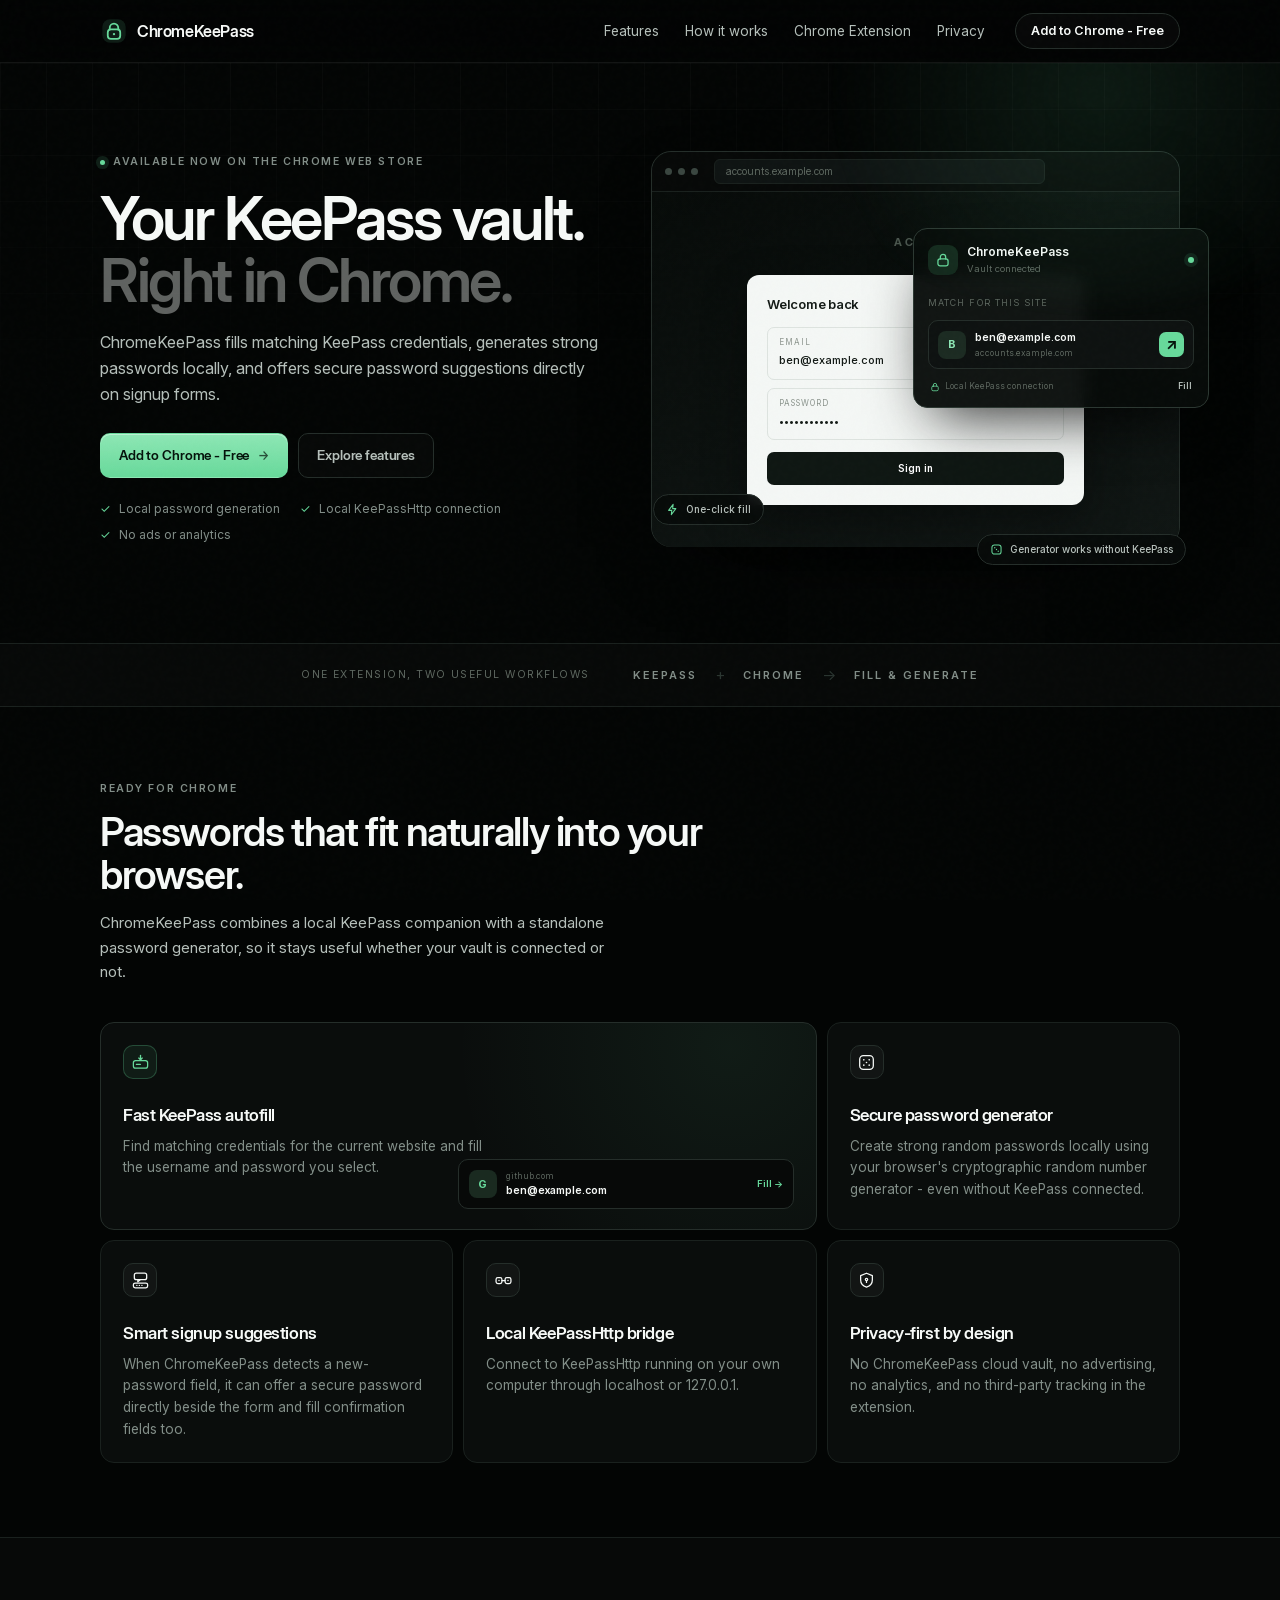
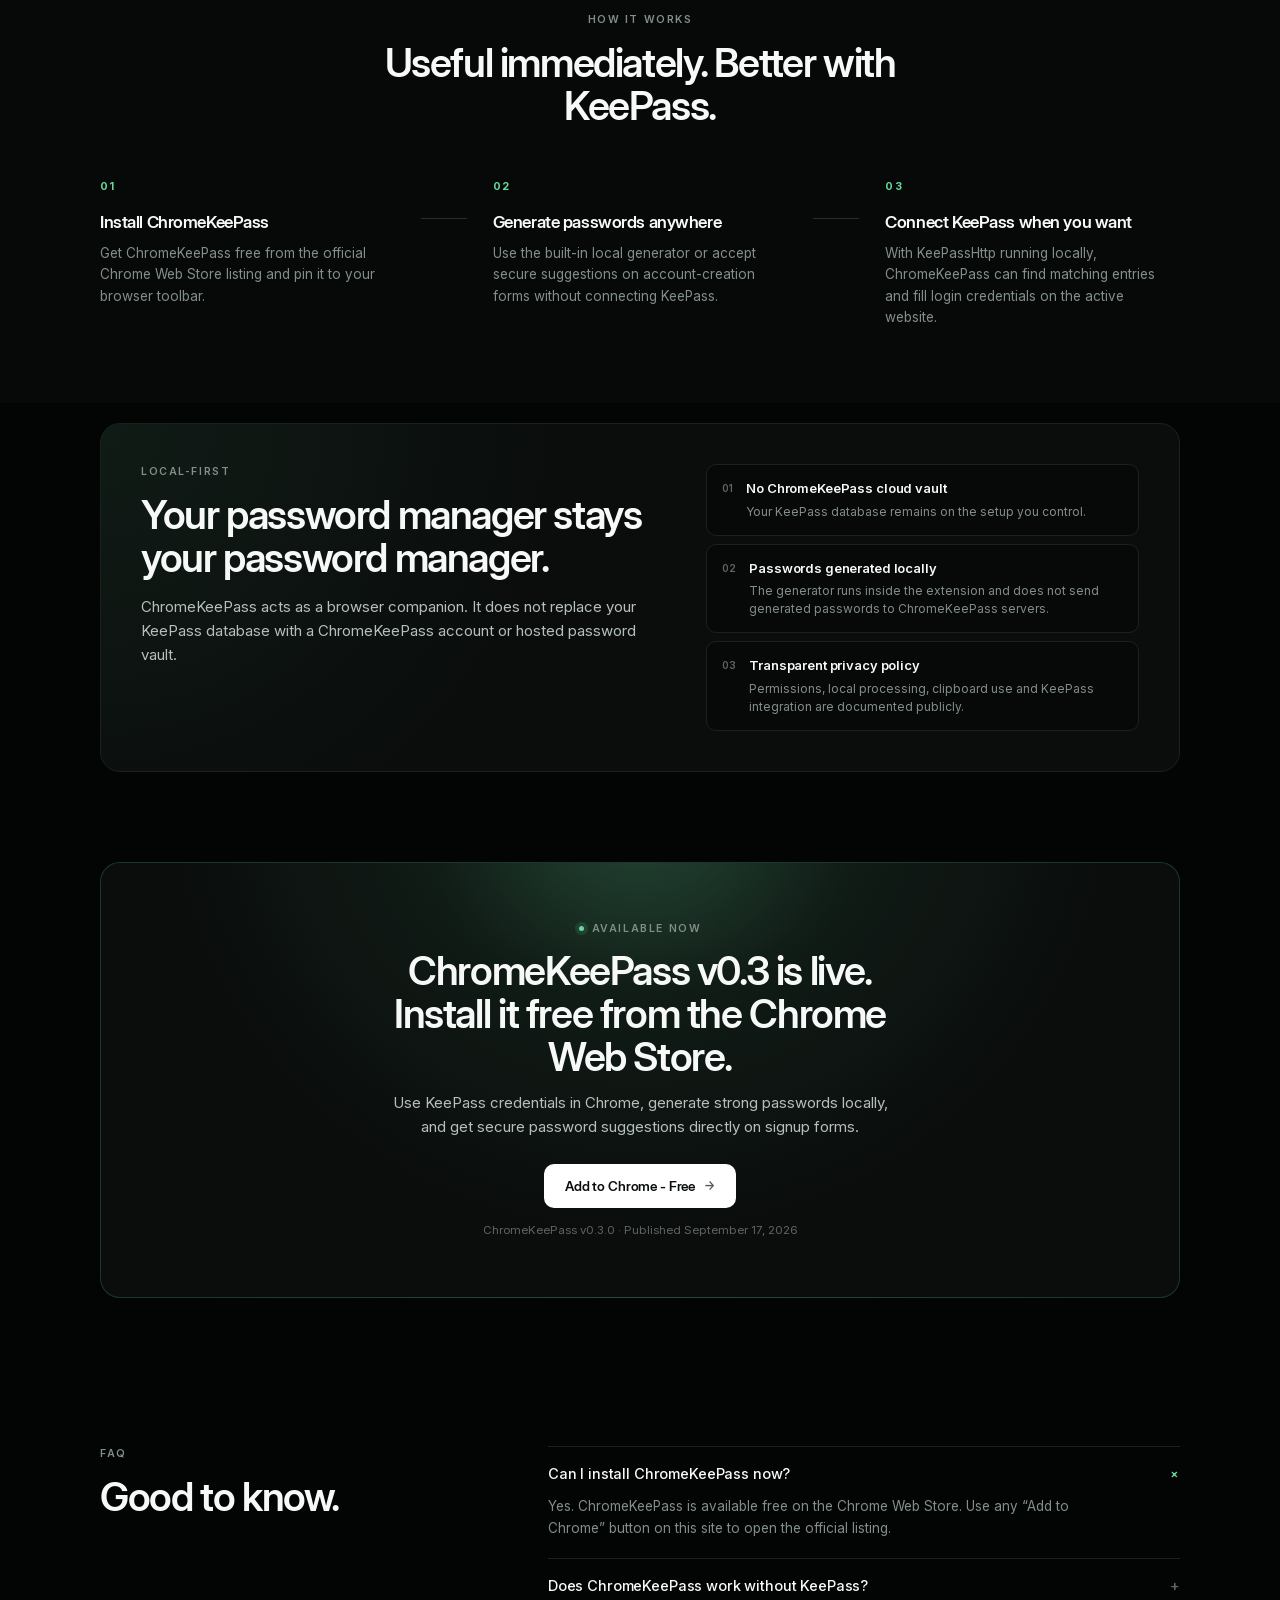
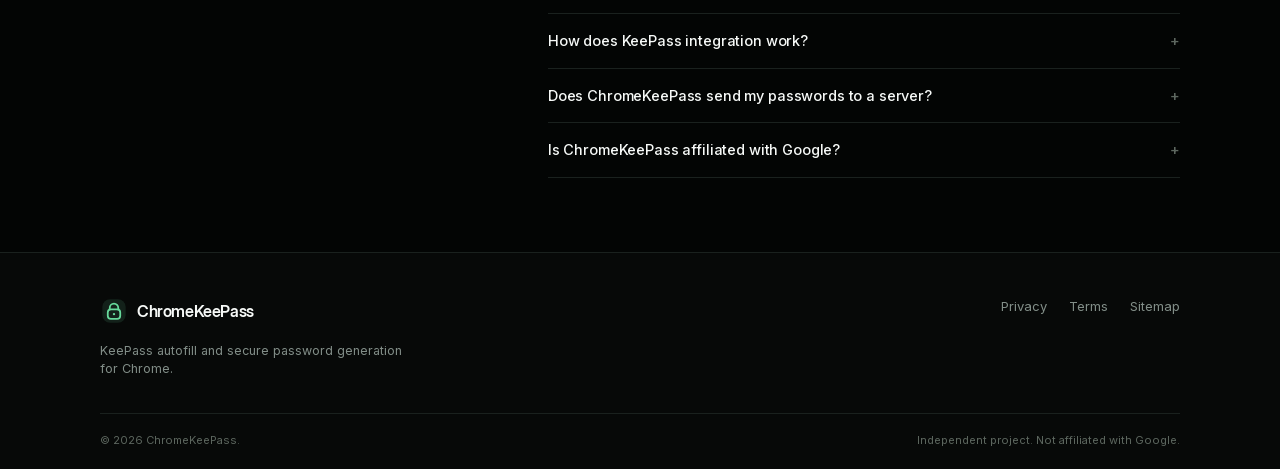
<file: index.html>
<!doctype html>
<html lang="en">
<head>
  <meta charset="utf-8">
  <meta name="viewport" content="width=device-width,initial-scale=1">
  <title>ChromeKeePass - your KeePass vault in Chrome</title>
  <meta name="description" content="Use your KeePass logins in Chrome, generate strong passwords locally, and get suggestions when you create an account. Free, and no cloud vault.">
  <meta name="theme-color" content="#0b0f0d">
  <meta property="og:type" content="website">
  <meta property="og:title" content="ChromeKeePass - your KeePass vault in Chrome">
  <meta property="og:description" content="Use your KeePass logins in Chrome, generate strong passwords locally, and get suggestions when you create an account.">
  <meta property="og:url" content="https://chromekeepass.com/">
  <meta property="og:image" content="https://chromekeepass.com/assets/og-image.png">
  <meta property="og:image:width" content="1200">
  <meta property="og:image:height" content="630">
  <meta property="og:image:alt" content="ChromeKeePass - KeePass autofill and secure passwords for Chrome">
  <meta name="twitter:card" content="summary_large_image">
  <link rel="canonical" href="https://chromekeepass.com/">
  <link rel="icon" href="/assets/favicon.svg" type="image/svg+xml">
  <link rel="manifest" href="/site.webmanifest">
  <link rel="stylesheet" href="/assets/styles.css">
  <script type="application/ld+json">
  {
    "@context":"https://schema.org",
    "@type":"SoftwareApplication",
    "name":"ChromeKeePass",
    "applicationCategory":"BrowserApplication",
    "operatingSystem":"Google Chrome",
    "softwareVersion":"0.3.0",
    "description":"A Chrome companion for KeePass with credential filling, local password generation, and signup password suggestions.",
    "url":"https://chromekeepass.com/",
    "downloadUrl":"https://chromewebstore.google.com/detail/cpjcaabhelajbdeekeffbkckmcagmgfl",
    "sameAs":["https://chromewebstore.google.com/detail/cpjcaabhelajbdeekeffbkckmcagmgfl"],
    "offers":{"@type":"Offer","price":"0","priceCurrency":"USD"}
  }
  </script>
</head>
<body>
  <div class="noise" aria-hidden="true"></div>
  <header class="site-header">
    <div class="container nav-wrap">
      <a class="brand" href="/" aria-label="ChromeKeePass home">
        <span class="brand-mark" aria-hidden="true">
          <svg viewBox="0 0 36 36" fill="none"><rect x="3" y="3" width="30" height="30" rx="10" fill="currentColor" opacity=".12"/><path d="M12.5 16.2v-2.1a5.5 5.5 0 0 1 11 0v2.1" stroke="currentColor" stroke-width="2.3" stroke-linecap="round"/><rect x="10" y="16" width="16" height="12" rx="4" stroke="currentColor" stroke-width="2.3"/><circle cx="18" cy="22" r="1.5" fill="currentColor"/></svg>
        </span>
        <span>ChromeKeePass</span>
      </a>
      <nav class="desktop-nav" aria-label="Primary">
        <a href="#features">Features</a>
        <a href="#how">How it works</a>
        <a href="/chrome-extension/">Chrome Extension</a>
        <a href="/privacy/">Privacy</a>
      </nav>
      <a class="nav-cta" href="https://chromewebstore.google.com/detail/cpjcaabhelajbdeekeffbkckmcagmgfl" target="_blank" rel="noopener">Add to Chrome - Free</a>
      <button class="menu-btn" type="button" aria-label="Open menu" aria-expanded="false">
        <span></span><span></span>
      </button>
    </div>
    <div class="mobile-menu" aria-hidden="true">
      <a href="#features">Features</a>
      <a href="#how">How it works</a>
      <a href="/chrome-extension/">Chrome Extension</a>
      <a href="https://chromewebstore.google.com/detail/cpjcaabhelajbdeekeffbkckmcagmgfl" target="_blank" rel="noopener">Add to Chrome - Free</a>
      <a href="/privacy/">Privacy</a>
    </div>
  </header>

  <main>
    <section class="hero">
      <div class="container hero-grid">
        <div class="hero-copy">
          <div class="eyebrow"><span class="dot review-dot"></span> Available now on the Chrome Web Store</div>
          <h1>Your KeePass vault.<br><span>Right in Chrome.</span></h1>
          <p class="hero-lead">ChromeKeePass fills matching KeePass credentials, generates strong passwords locally, and offers secure password suggestions directly on signup forms.</p>
          <div class="hero-actions">
            <a class="btn btn-primary" href="https://chromewebstore.google.com/detail/cpjcaabhelajbdeekeffbkckmcagmgfl" target="_blank" rel="noopener">Add to Chrome - Free <span>→</span></a>
            <a class="btn btn-ghost" href="#features">Explore features</a>
          </div>
          <div class="trust-row">
            <span><i>✓</i> Local password generation</span>
            <span><i>✓</i> Local KeePassHttp connection</span>
            <span><i>✓</i> No ads or analytics</span>
          </div>
        </div>

        <div class="hero-visual" aria-label="ChromeKeePass extension preview">
          <div class="browser-card">
            <div class="browser-top">
              <span></span><span></span><span></span>
              <div class="address">accounts.example.com</div>
            </div>
            <div class="demo-page">
              <div class="demo-logo">ACME</div>
              <div class="login-card">
                <p class="mini-label">Welcome back</p>
                <div class="field"><span>Email</span><b>ben@example.com</b></div>
                <div class="field"><span>Password</span><b>••••••••••••</b></div>
                <div class="fake-button">Sign in</div>
              </div>
            </div>
            <div class="extension-popover">
              <div class="pop-head">
                <div class="mini-mark"><svg width="16" height="16" viewBox="0 0 24 24" fill="none" stroke="currentColor" stroke-width="1.9" stroke-linecap="round" stroke-linejoin="round" aria-hidden="true"><path d="M8 10.5V7.6a4 4 0 0 1 8 0v2.9"/><rect x="4.4" y="10.4" width="15.2" height="10.4" rx="3.2"/></svg></div>
                <div><strong>ChromeKeePass</strong><small>Vault connected</small></div>
                <span class="status"></span>
              </div>
              <div class="site-match">
                <small>Match for this site</small>
                <div class="credential">
                  <div class="avatar">B</div>
                  <div><strong>ben@example.com</strong><span>accounts.example.com</span></div>
                  <button aria-label="Fill credentials">↗</button>
                </div>
              </div>
              <div class="pop-foot"><span><svg viewBox="0 0 24 24" fill="none" stroke="currentColor" stroke-width="1.9" stroke-linecap="round" stroke-linejoin="round" aria-hidden="true"><rect x="4.2" y="10" width="15.6" height="11" rx="3.2"/><path d="M8 10V7.2a4 4 0 0 1 8 0V10"/></svg>Local KeePass connection</span><b>Fill</b></div>
            </div>
          </div>
          <div class="float-chip chip-one"><svg viewBox="0 0 24 24" fill="none" stroke="currentColor" stroke-width="1.9" stroke-linecap="round" stroke-linejoin="round" aria-hidden="true"><path d="M13.2 2.5 4.8 13.6h5.9l-.9 7.9 8.4-11.1h-5.9l.9-7.9Z"/></svg><span>One-click fill</span></div>
          <div class="float-chip chip-two"><svg viewBox="0 0 24 24" fill="none" stroke="currentColor" stroke-width="1.9" stroke-linecap="round" stroke-linejoin="round" aria-hidden="true"><rect x="3.6" y="3.6" width="16.8" height="16.8" rx="4.4"/><circle cx="8.8" cy="8.8" r="1.2" fill="currentColor" stroke="none"/><circle cx="15.2" cy="15.2" r="1.2" fill="currentColor" stroke="none"/><circle cx="12" cy="12" r="1.2" fill="currentColor" stroke="none"/></svg><span>Generator works without KeePass</span></div>
        </div>
      </div>
    </section>

    <section class="logos-strip">
      <div class="container strip-inner">
        <span>One extension, two useful workflows</span>
        <b>KEEPASS</b><i>+</i><b>CHROME</b><i>→</i><b>FILL & GENERATE</b>
      </div>
    </section>

    <section class="section" id="features">
      <div class="container">
        <div class="section-head">
          <div class="eyebrow">READY FOR CHROME</div>
          <h2>Passwords that fit naturally into your browser.</h2>
          <p>ChromeKeePass combines a local KeePass companion with a standalone password generator, so it stays useful whether your vault is connected or not.</p>
        </div>
        <div class="feature-grid">
          <article class="feature-card featured">
            <div class="icon"><svg viewBox="0 0 24 24" fill="none" stroke="currentColor" stroke-width="1.6" stroke-linecap="round" stroke-linejoin="round" aria-hidden="true"><rect x="3" y="9.6" width="18" height="9.6" rx="2.8"/><path d="M12 3v5.6"/><path d="M9.8 6.4 12 8.6l2.2-2.2"/><path d="M6.8 14.4h5"/></svg></div>
            <h3>Fast KeePass autofill</h3>
            <p>Find matching credentials for the current website and fill the username and password you select.</p>
            <div class="mini-ui">
              <span class="site-dot">G</span>
              <div><small>github.com</small><strong>ben@example.com</strong></div>
              <b>Fill →</b>
            </div>
          </article>
          <article class="feature-card">
            <div class="icon"><svg viewBox="0 0 24 24" fill="none" stroke="currentColor" stroke-width="1.6" stroke-linecap="round" stroke-linejoin="round" aria-hidden="true"><rect x="3.4" y="3.4" width="17.2" height="17.2" rx="4.6"/><circle cx="8.6" cy="8.6" r="1.05" fill="currentColor" stroke="none"/><circle cx="15.4" cy="8.6" r="1.05" fill="currentColor" stroke="none"/><circle cx="12" cy="12" r="1.05" fill="currentColor" stroke="none"/><circle cx="8.6" cy="15.4" r="1.05" fill="currentColor" stroke="none"/><circle cx="15.4" cy="15.4" r="1.05" fill="currentColor" stroke="none"/></svg></div>
            <h3>Secure password generator</h3>
            <p>Create strong random passwords locally using your browser's cryptographic random number generator - even without KeePass connected.</p>
          </article>
          <article class="feature-card">
            <div class="icon"><svg viewBox="0 0 24 24" fill="none" stroke="currentColor" stroke-width="1.6" stroke-linecap="round" stroke-linejoin="round" aria-hidden="true"><rect x="4.2" y="2.8" width="15.6" height="8.2" rx="2.6"/><path d="M8.6 11v2.6L11.6 11"/><rect x="3" y="15.2" width="18" height="6" rx="2.2"/><circle cx="7.4" cy="18.2" r=".85" fill="currentColor" stroke="none"/><circle cx="10.6" cy="18.2" r=".85" fill="currentColor" stroke="none"/><circle cx="13.8" cy="18.2" r=".85" fill="currentColor" stroke="none"/></svg></div>
            <h3>Smart signup suggestions</h3>
            <p>When ChromeKeePass detects a new-password field, it can offer a secure password directly beside the form and fill confirmation fields too.</p>
          </article>
          <article class="feature-card">
            <div class="icon"><svg viewBox="0 0 24 24" fill="none" stroke="currentColor" stroke-width="1.6" stroke-linecap="round" stroke-linejoin="round" aria-hidden="true"><rect x="2.6" y="8.4" width="7.4" height="7.4" rx="2.2"/><rect x="14" y="8.4" width="7.4" height="7.4" rx="2.2"/><path d="M10 12.1h4"/><circle cx="6.3" cy="12.1" r=".95" fill="currentColor" stroke="none"/><circle cx="17.7" cy="12.1" r=".95" fill="currentColor" stroke="none"/></svg></div>
            <h3>Local KeePassHttp bridge</h3>
            <p>Connect to KeePassHttp running on your own computer through localhost or 127.0.0.1.</p>
          </article>
          <article class="feature-card">
            <div class="icon"><svg viewBox="0 0 24 24" fill="none" stroke="currentColor" stroke-width="1.6" stroke-linecap="round" stroke-linejoin="round" aria-hidden="true"><path d="M12 2.8 4.6 5.8v5.5c0 4.3 3 7.6 7.4 9.1 4.4-1.5 7.4-4.8 7.4-9.1V5.8L12 2.8Z"/><circle cx="12" cy="10.8" r="1.5"/><path d="M12 12.3v2.2"/></svg></div>
            <h3>Privacy-first by design</h3>
            <p>No ChromeKeePass cloud vault, no advertising, no analytics, and no third-party tracking in the extension.</p>
          </article>
        </div>
      </div>
    </section>

    <section class="section how" id="how">
      <div class="container">
        <div class="section-head centered">
          <div class="eyebrow">HOW IT WORKS</div>
          <h2>Useful immediately. Better with KeePass.</h2>
        </div>
        <div class="steps">
          <article><span>01</span><h3>Install ChromeKeePass</h3><p>Get ChromeKeePass free from the official Chrome Web Store listing and pin it to your browser toolbar.</p></article>
          <div class="step-line"></div>
          <article><span>02</span><h3>Generate passwords anywhere</h3><p>Use the built-in local generator or accept secure suggestions on account-creation forms without connecting KeePass.</p></article>
          <div class="step-line"></div>
          <article><span>03</span><h3>Connect KeePass when you want</h3><p>With KeePassHttp running locally, ChromeKeePass can find matching entries and fill login credentials on the active website.</p></article>
        </div>
      </div>
    </section>

    <section class="section security">
      <div class="container security-card">
        <div>
          <div class="eyebrow">LOCAL-FIRST</div>
          <h2>Your password manager stays your password manager.</h2>
          <p>ChromeKeePass acts as a browser companion. It does not replace your KeePass database with a ChromeKeePass account or hosted password vault.</p>
        </div>
        <div class="security-list">
          <div><span>01</span><p><b>No ChromeKeePass cloud vault</b><small>Your KeePass database remains on the setup you control.</small></p></div>
          <div><span>02</span><p><b>Passwords generated locally</b><small>The generator runs inside the extension and does not send generated passwords to ChromeKeePass servers.</small></p></div>
          <div><span>03</span><p><b>Transparent privacy policy</b><small>Permissions, local processing, clipboard use and KeePass integration are documented publicly.</small></p></div>
        </div>
      </div>
    </section>

    <section class="section early" id="release">
      <div class="container">
        <div class="early-card review-card">
          <div class="glow"></div>
          <div class="eyebrow light"><span class="dot"></span> AVAILABLE NOW</div>
          <h2>ChromeKeePass v0.3 is live.<br>Install it free from the Chrome Web Store.</h2>
          <p>Use KeePass credentials in Chrome, generate strong passwords locally, and get secure password suggestions directly on signup forms.</p>
          <a class="btn btn-light" href="https://chromewebstore.google.com/detail/cpjcaabhelajbdeekeffbkckmcagmgfl" target="_blank" rel="noopener">Add to Chrome - Free <span>→</span></a>
          <small>ChromeKeePass v0.3.0 · Published September 17, 2026</small>
        </div>
      </div>
    </section>

    <section class="faq section">
      <div class="container faq-grid">
        <div class="section-head"><div class="eyebrow">FAQ</div><h2>Good to know.</h2></div>
        <div class="accordion">
          <details open><summary>Can I install ChromeKeePass now?<span>+</span></summary><p>Yes. ChromeKeePass is available free on the Chrome Web Store. Use any “Add to Chrome” button on this site to open the official listing.</p></details>
          <details><summary>Does ChromeKeePass work without KeePass?<span>+</span></summary><p>Yes. The secure password generator and signup password suggestions work without a KeePass connection.</p></details>
          <details><summary>How does KeePass integration work?<span>+</span></summary><p>ChromeKeePass connects to a KeePassHttp service running locally on your computer. Once paired, it can retrieve matching credentials for the current website and fill them when you choose an entry.</p></details>
          <details><summary>Does ChromeKeePass send my passwords to a server?<span>+</span></summary><p>ChromeKeePass does not operate a cloud password vault. Generated passwords are created locally, and KeePass communication is with the KeePassHttp service on your own computer.</p></details>
          <details><summary>Is ChromeKeePass affiliated with Google?<span>+</span></summary><p>No. ChromeKeePass is an independent project and is not affiliated with or endorsed by Google.</p></details>
        </div>
      </div>
    </section>
  </main>

  <footer>
    <div class="container footer-grid">
      <div><a class="brand" href="/"><span class="brand-mark" aria-hidden="true"><svg viewBox="0 0 36 36" fill="none"><rect x="3" y="3" width="30" height="30" rx="10" fill="currentColor" opacity=".12"/><path d="M12.5 16.2v-2.1a5.5 5.5 0 0 1 11 0v2.1" stroke="currentColor" stroke-width="2.3" stroke-linecap="round"/><rect x="10" y="16" width="16" height="12" rx="4" stroke="currentColor" stroke-width="2.3"/><circle cx="18" cy="22" r="1.5" fill="currentColor"/></svg></span><span>ChromeKeePass</span></a><p>KeePass autofill and secure password generation for Chrome.</p></div>
      <div class="footer-links"><a href="/privacy/">Privacy</a><a href="/terms/">Terms</a><a href="/sitemap.xml">Sitemap</a></div>
    </div>
    <div class="container footer-bottom"><span>© <span id="year"></span> ChromeKeePass.</span><span>Independent project. Not affiliated with Google.</span></div>
  </footer>
  <script src="/assets/app.js"></script>
</body>
</html>
</file>
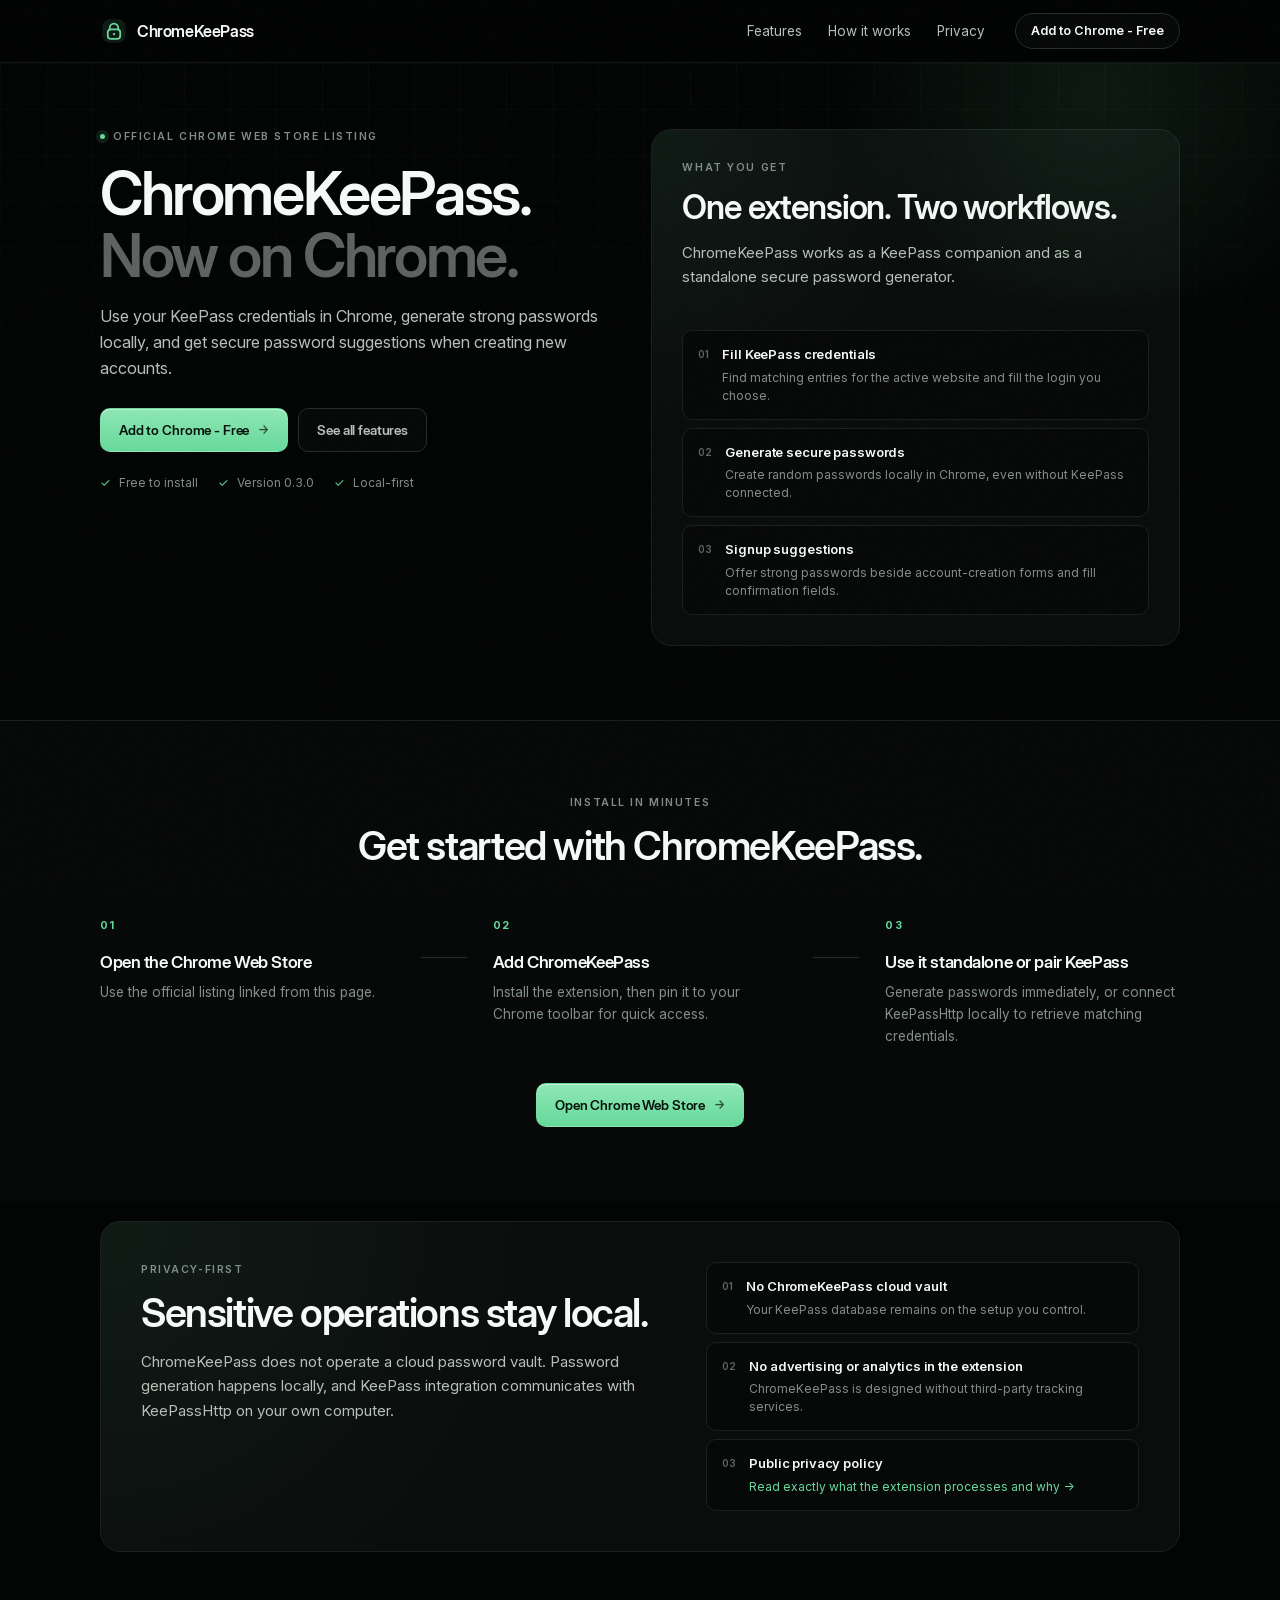
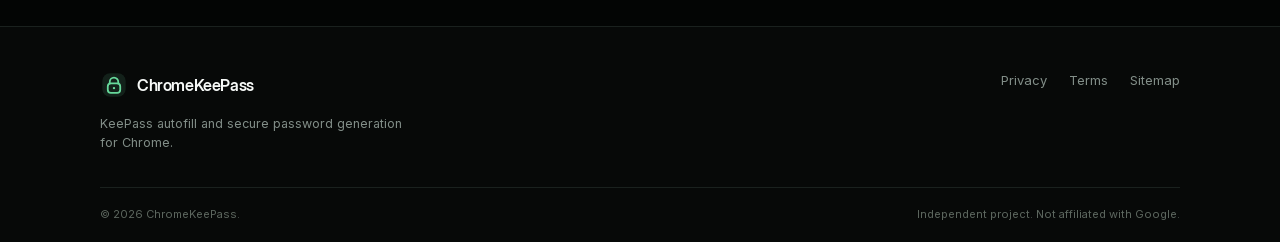
<file: chrome-extension/index.html>
<!doctype html>
<html lang="en">
<head>
  <meta charset="utf-8">
  <meta name="viewport" content="width=device-width,initial-scale=1">
  <title>Install ChromeKeePass - free KeePass extension</title>
  <meta name="description" content="Add ChromeKeePass to Chrome in a few clicks. Version 0.3.0, free on the Chrome Web Store. Works on its own, and pairs with KeePass when you want.">
  <meta name="theme-color" content="#030504">
  <meta property="og:type" content="website">
  <meta property="og:title" content="Install ChromeKeePass - free KeePass extension">
  <meta property="og:description" content="Add ChromeKeePass to Chrome in a few clicks. Free, and it works on its own or paired with KeePass.">
  <meta property="og:url" content="https://chromekeepass.com/chrome-extension/">
  <meta property="og:image" content="https://chromekeepass.com/assets/og-image.png">
  <meta property="og:image:width" content="1200">
  <meta property="og:image:height" content="630">
  <meta property="og:image:alt" content="ChromeKeePass - KeePass autofill and secure passwords for Chrome">
  <meta name="twitter:card" content="summary_large_image">
  <link rel="canonical" href="https://chromekeepass.com/chrome-extension/">
  <link rel="icon" href="/assets/favicon.svg" type="image/svg+xml">
  <link rel="stylesheet" href="/assets/styles.css">
  <script type="application/ld+json">
  {
    "@context":"https://schema.org",
    "@type":"SoftwareApplication",
    "name":"ChromeKeePass - KeePass companion",
    "applicationCategory":"BrowserApplication",
    "operatingSystem":"Google Chrome",
    "softwareVersion":"0.3.0",
    "description":"Use KeePass credentials in Chrome, generate secure passwords locally, and suggest passwords on account creation forms.",
    "url":"https://chromekeepass.com/chrome-extension/",
    "downloadUrl":"https://chromewebstore.google.com/detail/cpjcaabhelajbdeekeffbkckmcagmgfl",
    "offers":{"@type":"Offer","price":"0","priceCurrency":"USD"}
  }
  </script>
</head>
<body>
  <div class="noise" aria-hidden="true"></div>
  <header class="site-header">
    <div class="container nav-wrap">
      <a class="brand" href="/" aria-label="ChromeKeePass home"><span class="brand-mark" aria-hidden="true"><svg viewBox="0 0 36 36" fill="none"><rect x="3" y="3" width="30" height="30" rx="10" fill="currentColor" opacity=".12"/><path d="M12.5 16.2v-2.1a5.5 5.5 0 0 1 11 0v2.1" stroke="currentColor" stroke-width="2.3" stroke-linecap="round"/><rect x="10" y="16" width="16" height="12" rx="4" stroke="currentColor" stroke-width="2.3"/><circle cx="18" cy="22" r="1.5" fill="currentColor"/></svg></span><span>ChromeKeePass</span></a>
      <nav class="desktop-nav" aria-label="Primary"><a href="/#features">Features</a><a href="/#how">How it works</a><a href="/privacy/">Privacy</a></nav>
      <a class="nav-cta" href="https://chromewebstore.google.com/detail/cpjcaabhelajbdeekeffbkckmcagmgfl" target="_blank" rel="noopener">Add to Chrome - Free</a>
      <button class="menu-btn" type="button" aria-label="Open menu" aria-expanded="false"><span></span><span></span></button>
    </div>
    <div class="mobile-menu" aria-hidden="true"><a href="/">Home</a><a href="/#features">Features</a><a href="https://chromewebstore.google.com/detail/cpjcaabhelajbdeekeffbkckmcagmgfl" target="_blank" rel="noopener">Add to Chrome - Free</a><a href="/privacy/">Privacy</a></div>
  </header>

  <main>
    <section class="hero extension-page-hero">
      <div class="container hero-grid extension-page-grid">
        <div class="hero-copy">
          <div class="eyebrow"><span class="dot review-dot"></span> Official Chrome Web Store listing</div>
          <h1>ChromeKeePass.<br><span>Now on Chrome.</span></h1>
          <p class="hero-lead">Use your KeePass credentials in Chrome, generate strong passwords locally, and get secure password suggestions when creating new accounts.</p>
          <div class="hero-actions">
            <a class="btn btn-primary" href="https://chromewebstore.google.com/detail/cpjcaabhelajbdeekeffbkckmcagmgfl" target="_blank" rel="noopener">Add to Chrome - Free <span>→</span></a>
            <a class="btn btn-ghost" href="/#features">See all features</a>
          </div>
          <div class="trust-row"><span><i>✓</i> Free to install</span><span><i>✓</i> Version 0.3.0</span><span><i>✓</i> Local-first</span></div>
        </div>
        <div class="security-card extension-summary-card">
          <div>
            <div class="eyebrow">WHAT YOU GET</div>
            <h2>One extension. Two workflows.</h2>
            <p>ChromeKeePass works as a KeePass companion and as a standalone secure password generator.</p>
          </div>
          <div class="security-list">
            <div><span>01</span><p><b>Fill KeePass credentials</b><small>Find matching entries for the active website and fill the login you choose.</small></p></div>
            <div><span>02</span><p><b>Generate secure passwords</b><small>Create random passwords locally in Chrome, even without KeePass connected.</small></p></div>
            <div><span>03</span><p><b>Signup suggestions</b><small>Offer strong passwords beside account-creation forms and fill confirmation fields.</small></p></div>
          </div>
        </div>
      </div>
    </section>

    <section class="section how">
      <div class="container">
        <div class="section-head centered"><div class="eyebrow">INSTALL IN MINUTES</div><h2>Get started with ChromeKeePass.</h2></div>
        <div class="steps">
          <article><span>01</span><h3>Open the Chrome Web Store</h3><p>Use the official listing linked from this page.</p></article>
          <div class="step-line"></div>
          <article><span>02</span><h3>Add ChromeKeePass</h3><p>Install the extension, then pin it to your Chrome toolbar for quick access.</p></article>
          <div class="step-line"></div>
          <article><span>03</span><h3>Use it standalone or pair KeePass</h3><p>Generate passwords immediately, or connect KeePassHttp locally to retrieve matching credentials.</p></article>
        </div>
        <div class="extension-install-cta"><a class="btn btn-primary" href="https://chromewebstore.google.com/detail/cpjcaabhelajbdeekeffbkckmcagmgfl" target="_blank" rel="noopener">Open Chrome Web Store <span>→</span></a></div>
      </div>
    </section>

    <section class="section security">
      <div class="container security-card">
        <div><div class="eyebrow">PRIVACY-FIRST</div><h2>Sensitive operations stay local.</h2><p>ChromeKeePass does not operate a cloud password vault. Password generation happens locally, and KeePass integration communicates with KeePassHttp on your own computer.</p></div>
        <div class="security-list">
          <div><span>01</span><p><b>No ChromeKeePass cloud vault</b><small>Your KeePass database remains on the setup you control.</small></p></div>
          <div><span>02</span><p><b>No advertising or analytics in the extension</b><small>ChromeKeePass is designed without third-party tracking services.</small></p></div>
          <div><span>03</span><p><b>Public privacy policy</b><small><a href="/privacy/">Read exactly what the extension processes and why →</a></small></p></div>
        </div>
      </div>
    </section>
  </main>

  <footer>
    <div class="container footer-grid"><div><a class="brand" href="/"><span class="brand-mark" aria-hidden="true"><svg viewBox="0 0 36 36" fill="none"><rect x="3" y="3" width="30" height="30" rx="10" fill="currentColor" opacity=".12"/><path d="M12.5 16.2v-2.1a5.5 5.5 0 0 1 11 0v2.1" stroke="currentColor" stroke-width="2.3" stroke-linecap="round"/><rect x="10" y="16" width="16" height="12" rx="4" stroke="currentColor" stroke-width="2.3"/><circle cx="18" cy="22" r="1.5" fill="currentColor"/></svg></span><span>ChromeKeePass</span></a><p>KeePass autofill and secure password generation for Chrome.</p></div><div class="footer-links"><a href="/privacy/">Privacy</a><a href="/terms/">Terms</a><a href="/sitemap.xml">Sitemap</a></div></div>
    <div class="container footer-bottom"><span>© <span id="year"></span> ChromeKeePass.</span><span>Independent project. Not affiliated with Google.</span></div>
  </footer>
  <script src="/assets/app.js"></script>
</body>
</html>
</file>
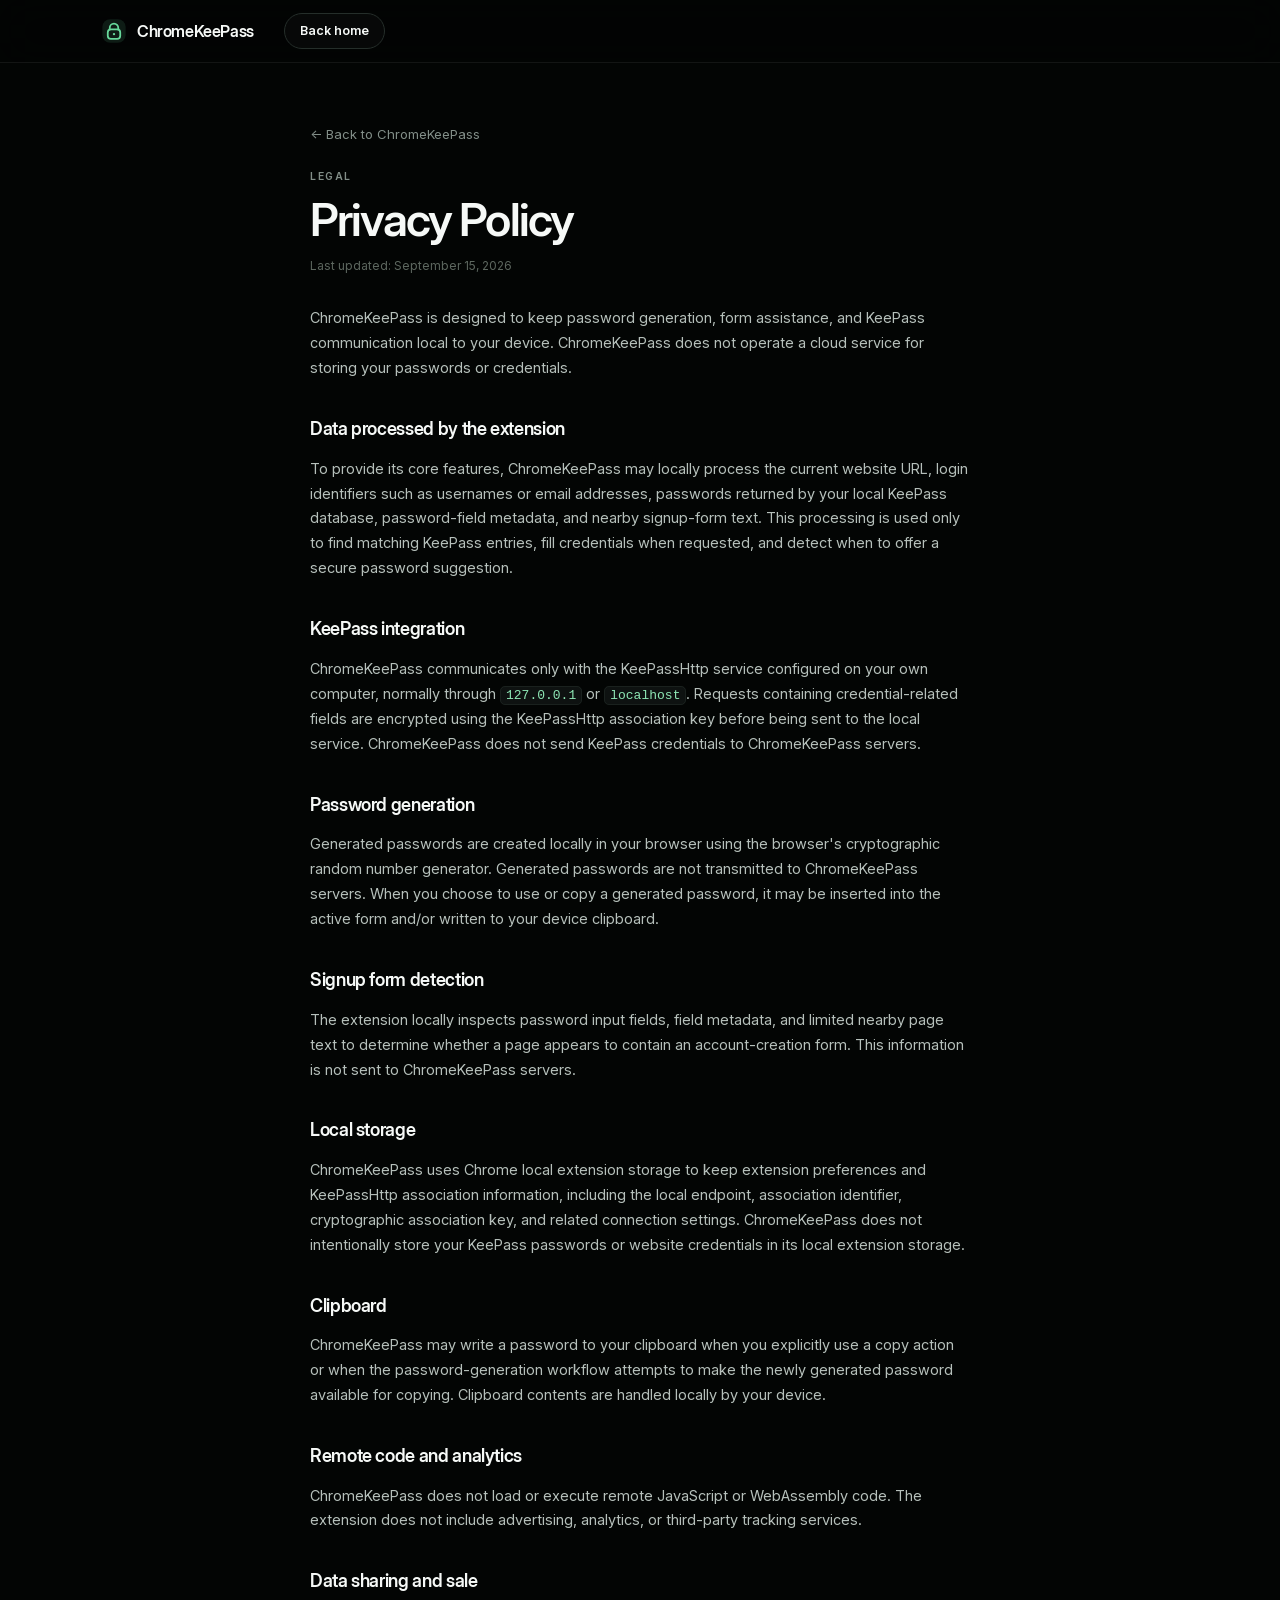
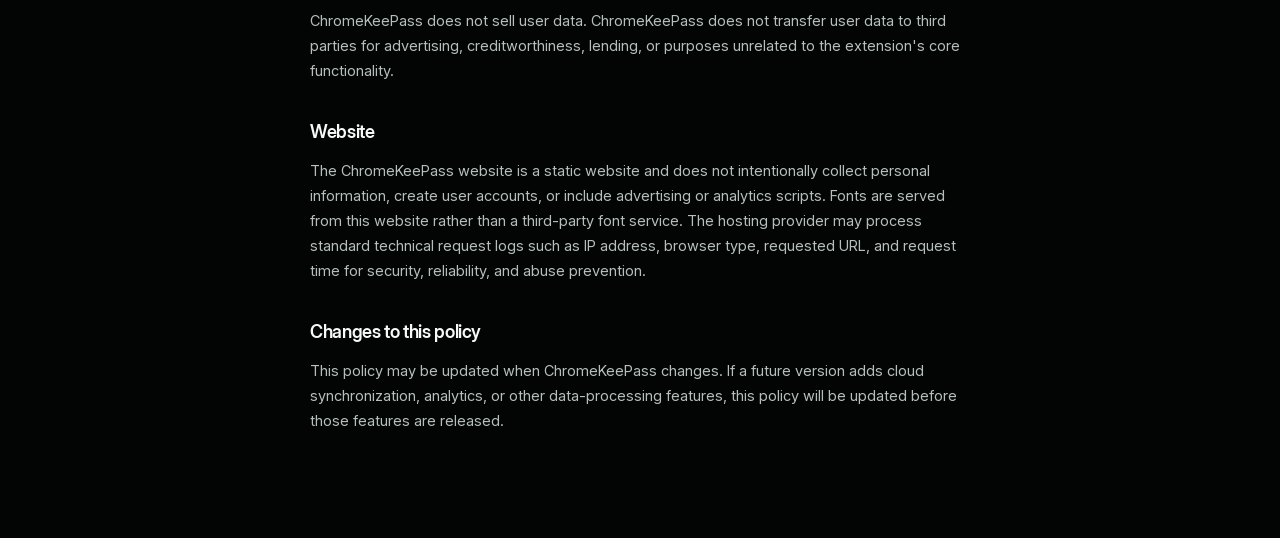
<file: privacy/index.html>
<!doctype html>
<html lang="en">
<head>
  <meta charset="utf-8">
  <meta name="viewport" content="width=device-width,initial-scale=1">
  <title>Privacy Policy - ChromeKeePass</title>
  <meta name="description" content="What ChromeKeePass processes and what never leaves your device: no cloud vault, no analytics, no tracking, and KeePass communication kept local.">
  <link rel="canonical" href="https://chromekeepass.com/privacy/">
  <link rel="icon" href="/assets/favicon.svg" type="image/svg+xml">
  <link rel="stylesheet" href="/assets/styles.css">
</head>
<body>
  <header class="site-header">
    <div class="container nav-wrap">
      <a class="brand" href="/"><span class="brand-mark" aria-hidden="true"><svg viewBox="0 0 36 36" fill="none"><rect x="3" y="3" width="30" height="30" rx="10" fill="currentColor" opacity=".12"/><path d="M12.5 16.2v-2.1a5.5 5.5 0 0 1 11 0v2.1" stroke="currentColor" stroke-width="2.3" stroke-linecap="round"/><rect x="10" y="16" width="16" height="12" rx="4" stroke="currentColor" stroke-width="2.3"/><circle cx="18" cy="22" r="1.5" fill="currentColor"/></svg></span><span>ChromeKeePass</span></a>
      <a class="nav-cta" href="/">Back home</a>
    </div>
  </header>

  <main class="legal-page">
    <div class="container legal-shell">
      <a class="back-link" href="/">← Back to ChromeKeePass</a>
      <div class="eyebrow">LEGAL</div>
      <h1>Privacy Policy</h1>
      <p class="updated">Last updated: September 15, 2026</p>

      <p>ChromeKeePass is designed to keep password generation, form assistance, and KeePass communication local to your device. ChromeKeePass does not operate a cloud service for storing your passwords or credentials.</p>

      <h2>Data processed by the extension</h2>
      <p>To provide its core features, ChromeKeePass may locally process the current website URL, login identifiers such as usernames or email addresses, passwords returned by your local KeePass database, password-field metadata, and nearby signup-form text. This processing is used only to find matching KeePass entries, fill credentials when requested, and detect when to offer a secure password suggestion.</p>

      <h2>KeePass integration</h2>
      <p>ChromeKeePass communicates only with the KeePassHttp service configured on your own computer, normally through <code>127.0.0.1</code> or <code>localhost</code>. Requests containing credential-related fields are encrypted using the KeePassHttp association key before being sent to the local service. ChromeKeePass does not send KeePass credentials to ChromeKeePass servers.</p>

      <h2>Password generation</h2>
      <p>Generated passwords are created locally in your browser using the browser's cryptographic random number generator. Generated passwords are not transmitted to ChromeKeePass servers. When you choose to use or copy a generated password, it may be inserted into the active form and/or written to your device clipboard.</p>

      <h2>Signup form detection</h2>
      <p>The extension locally inspects password input fields, field metadata, and limited nearby page text to determine whether a page appears to contain an account-creation form. This information is not sent to ChromeKeePass servers.</p>

      <h2>Local storage</h2>
      <p>ChromeKeePass uses Chrome local extension storage to keep extension preferences and KeePassHttp association information, including the local endpoint, association identifier, cryptographic association key, and related connection settings. ChromeKeePass does not intentionally store your KeePass passwords or website credentials in its local extension storage.</p>

      <h2>Clipboard</h2>
      <p>ChromeKeePass may write a password to your clipboard when you explicitly use a copy action or when the password-generation workflow attempts to make the newly generated password available for copying. Clipboard contents are handled locally by your device.</p>

      <h2>Remote code and analytics</h2>
      <p>ChromeKeePass does not load or execute remote JavaScript or WebAssembly code. The extension does not include advertising, analytics, or third-party tracking services.</p>

      <h2>Data sharing and sale</h2>
      <p>ChromeKeePass does not sell user data. ChromeKeePass does not transfer user data to third parties for advertising, creditworthiness, lending, or purposes unrelated to the extension's core functionality.</p>

      <h2>Website</h2>
      <p>The ChromeKeePass website is a static website and does not intentionally collect personal information, create user accounts, or include advertising or analytics scripts. Fonts are served from this website rather than a third-party font service. The hosting provider may process standard technical request logs such as IP address, browser type, requested URL, and request time for security, reliability, and abuse prevention.</p>

      <h2>Changes to this policy</h2>
      <p>This policy may be updated when ChromeKeePass changes. If a future version adds cloud synchronization, analytics, or other data-processing features, this policy will be updated before those features are released.</p>
    </div>
  </main>
  <script src="/assets/app.js"></script>
</body>
</html>
</file>
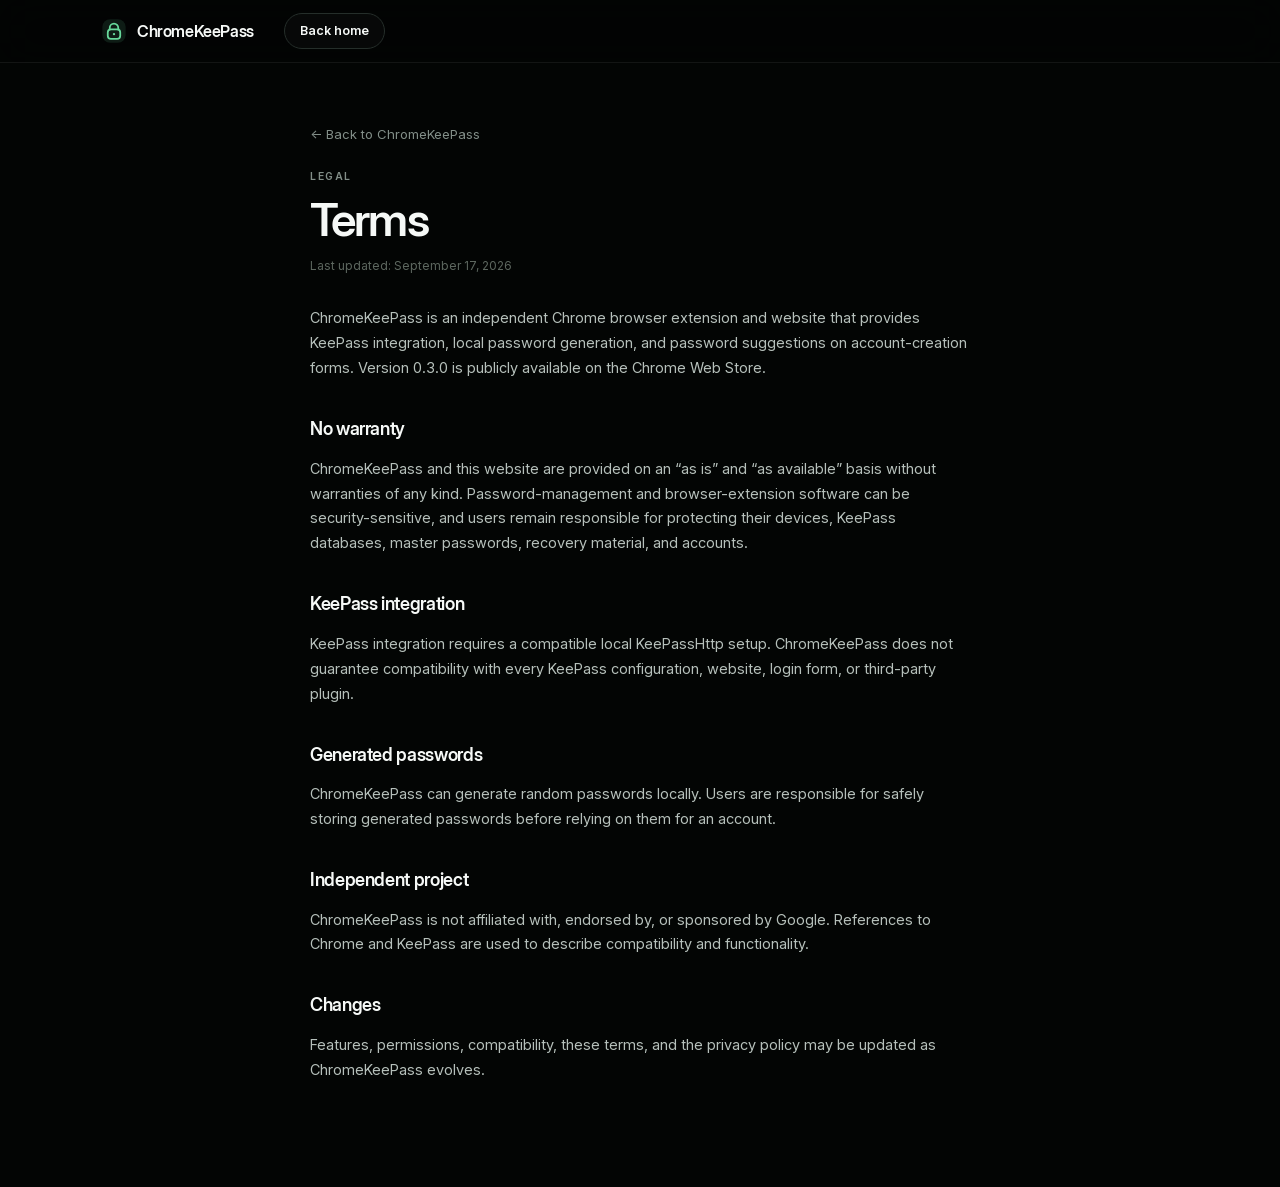
<file: terms/index.html>
<!doctype html>
<html lang="en">
<head>
  <meta charset="utf-8">
  <meta name="viewport" content="width=device-width,initial-scale=1">
  <title>Terms - ChromeKeePass</title>
  <meta name="description" content="Terms of use for the ChromeKeePass extension and website: no warranty, KeePass compatibility limits, and your responsibility for generated passwords.">
  <link rel="canonical" href="https://chromekeepass.com/terms/">
  <link rel="icon" href="/assets/favicon.svg" type="image/svg+xml">
  <link rel="stylesheet" href="/assets/styles.css">
</head>
<body>
  <header class="site-header"><div class="container nav-wrap"><a class="brand" href="/"><span class="brand-mark" aria-hidden="true"><svg viewBox="0 0 36 36" fill="none"><rect x="3" y="3" width="30" height="30" rx="10" fill="currentColor" opacity=".12"/><path d="M12.5 16.2v-2.1a5.5 5.5 0 0 1 11 0v2.1" stroke="currentColor" stroke-width="2.3" stroke-linecap="round"/><rect x="10" y="16" width="16" height="12" rx="4" stroke="currentColor" stroke-width="2.3"/><circle cx="18" cy="22" r="1.5" fill="currentColor"/></svg></span><span>ChromeKeePass</span></a><a class="nav-cta" href="/">Back home</a></div></header>
  <main class="legal-page"><div class="container legal-shell">
    <a class="back-link" href="/">← Back to ChromeKeePass</a>
    <div class="eyebrow">LEGAL</div>
    <h1>Terms</h1>
    <p class="updated">Last updated: September 17, 2026</p>
    <p>ChromeKeePass is an independent Chrome browser extension and website that provides KeePass integration, local password generation, and password suggestions on account-creation forms. Version 0.3.0 is publicly available on the Chrome Web Store.</p>
    <h2>No warranty</h2>
    <p>ChromeKeePass and this website are provided on an “as is” and “as available” basis without warranties of any kind. Password-management and browser-extension software can be security-sensitive, and users remain responsible for protecting their devices, KeePass databases, master passwords, recovery material, and accounts.</p>
    <h2>KeePass integration</h2>
    <p>KeePass integration requires a compatible local KeePassHttp setup. ChromeKeePass does not guarantee compatibility with every KeePass configuration, website, login form, or third-party plugin.</p>
    <h2>Generated passwords</h2>
    <p>ChromeKeePass can generate random passwords locally. Users are responsible for safely storing generated passwords before relying on them for an account.</p>
    <h2>Independent project</h2>
    <p>ChromeKeePass is not affiliated with, endorsed by, or sponsored by Google. References to Chrome and KeePass are used to describe compatibility and functionality.</p>
    <h2>Changes</h2>
    <p>Features, permissions, compatibility, these terms, and the privacy policy may be updated as ChromeKeePass evolves.</p>
  </div></main>
  <script src="/assets/app.js"></script>
</body>
</html>
</file>
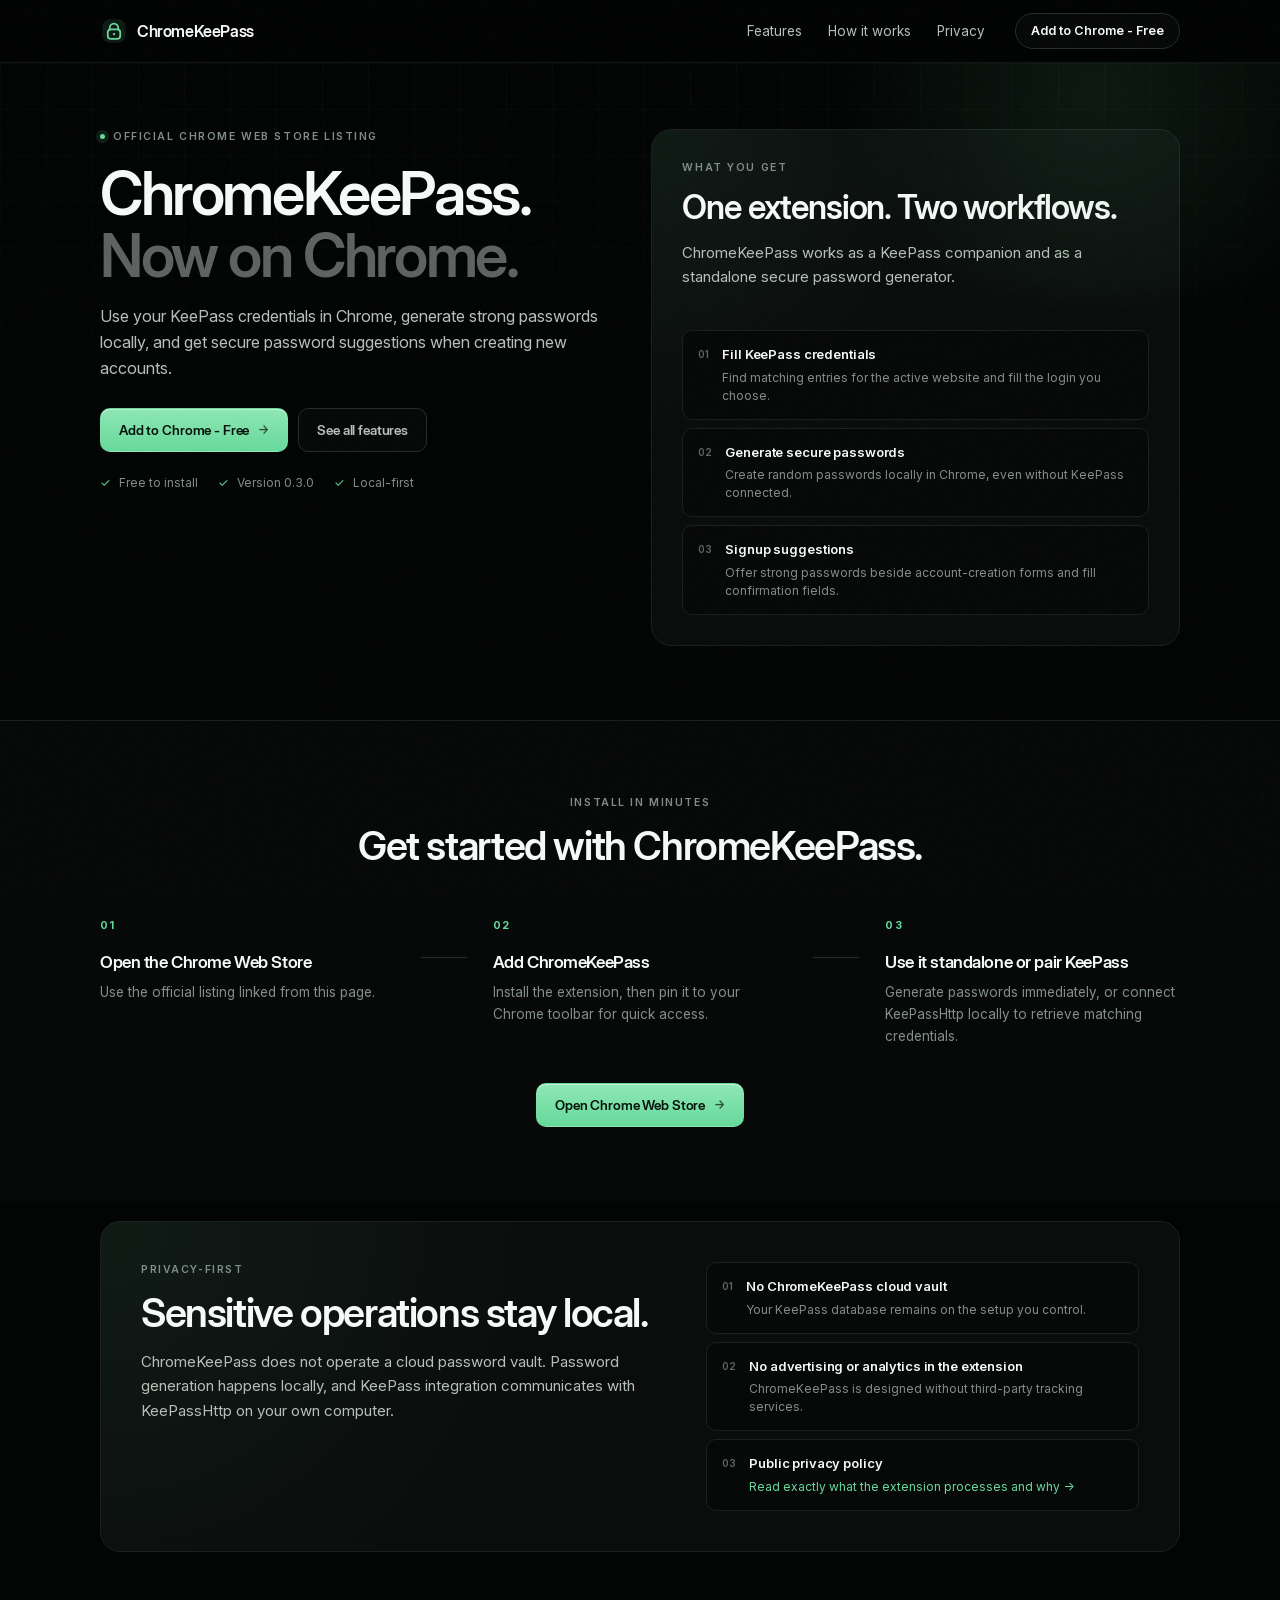
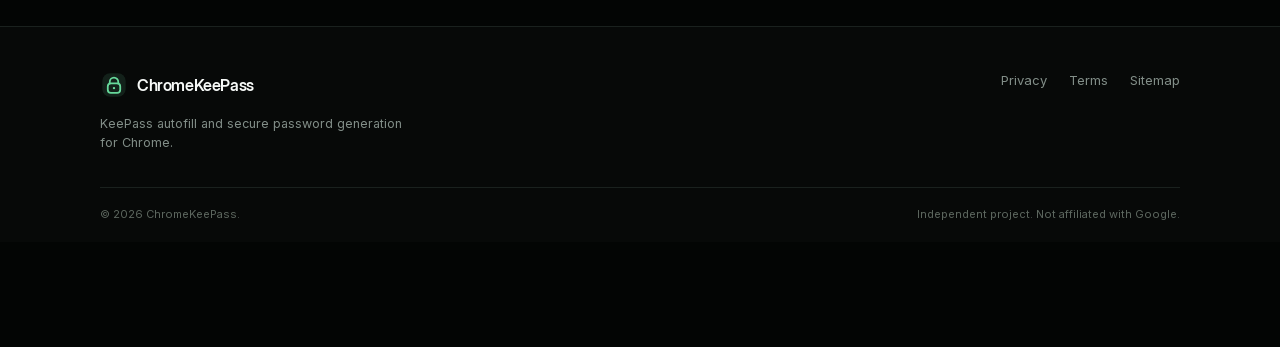
<file: chrome-extension.html>
<!doctype html><html lang="en"><head><meta charset="utf-8"><meta name="viewport" content="width=device-width,initial-scale=1"><meta http-equiv="refresh" content="0; url=/chrome-extension/"><link rel="canonical" href="https://chromekeepass.com/chrome-extension/"><title>ChromeKeePass Chrome Extension</title></head><body><p><a href="/chrome-extension/">Continue to ChromeKeePass Chrome Extension</a></p></body></html>
</file>
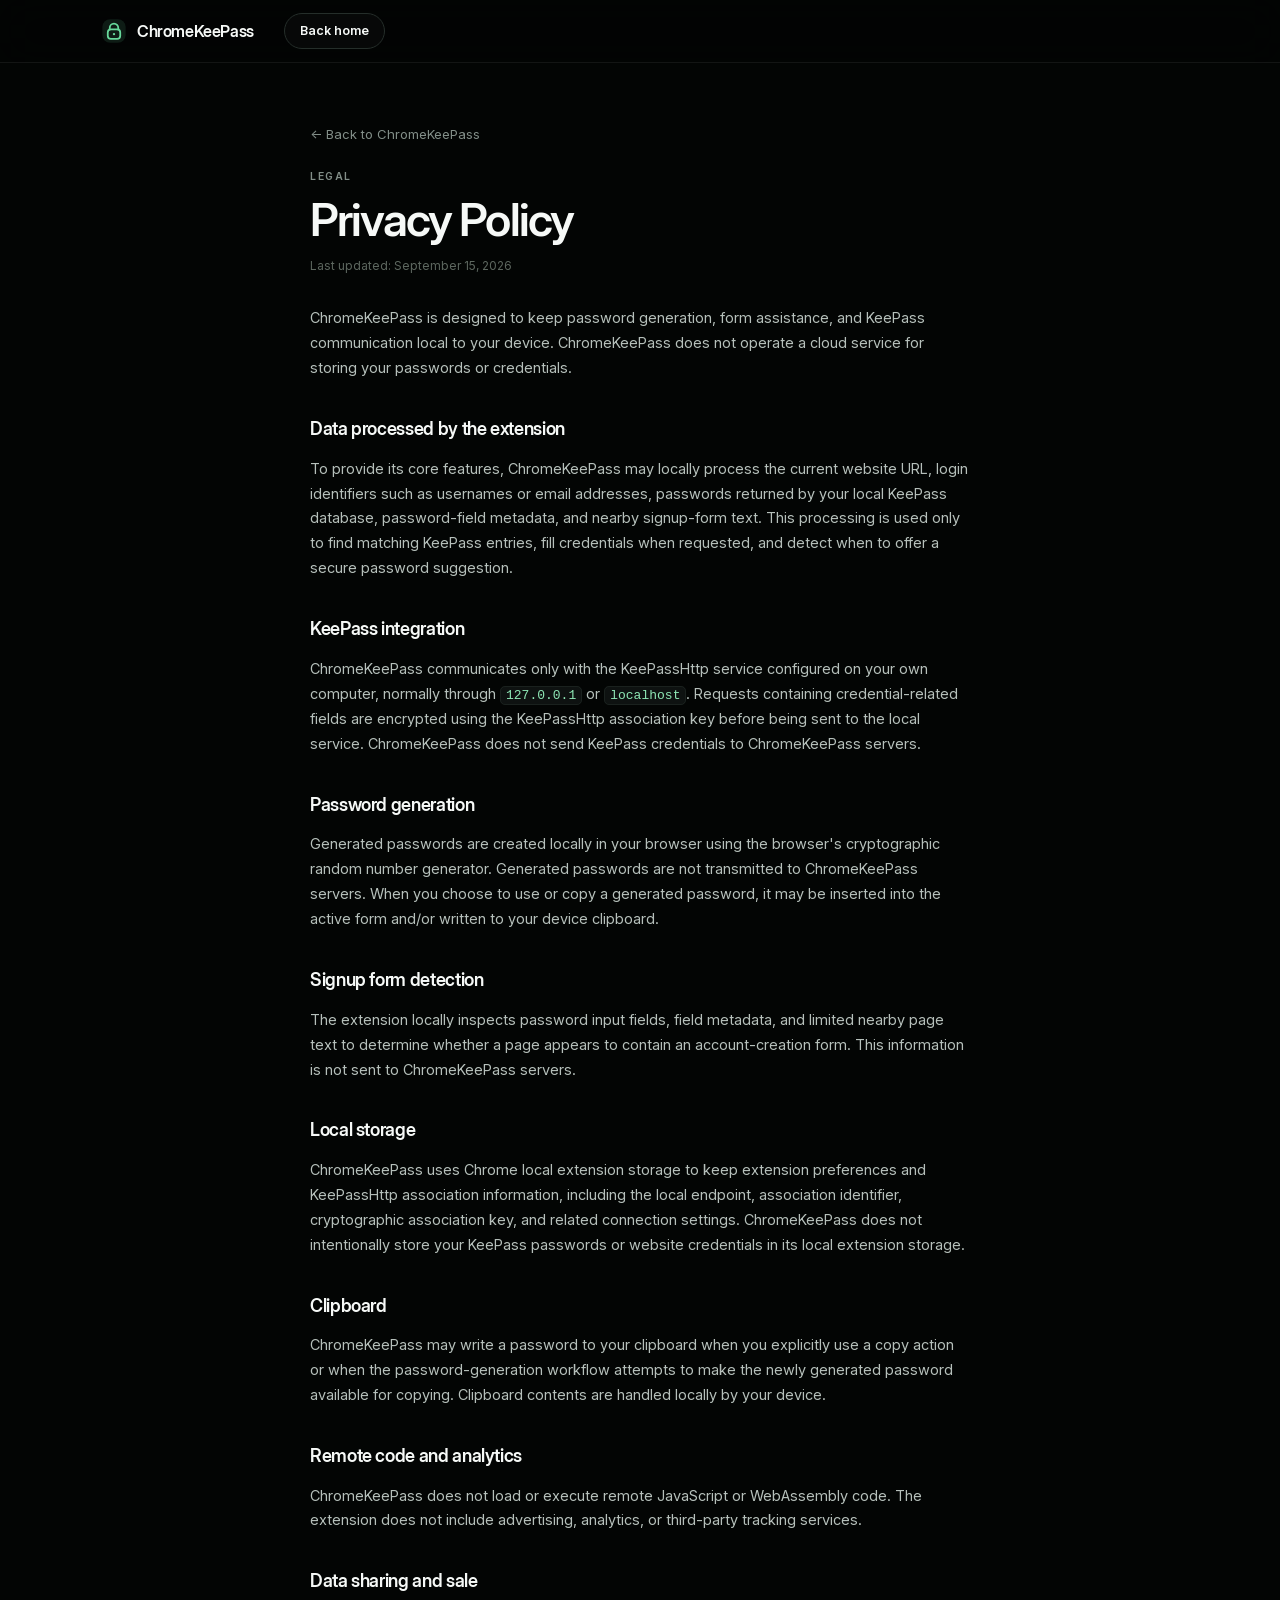
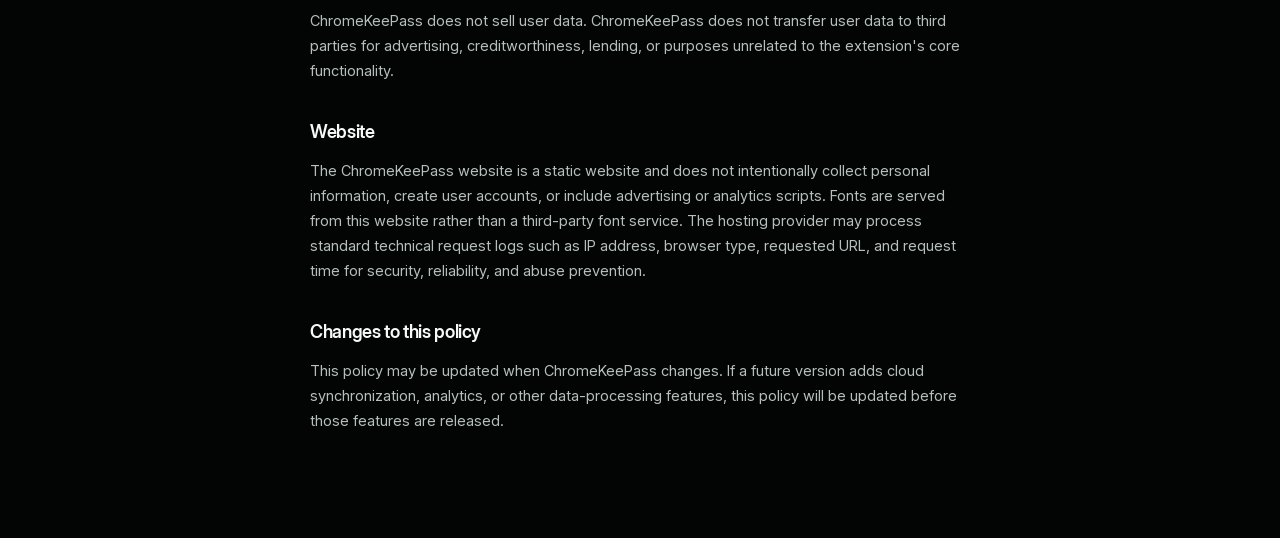
<file: privacy.html>
<!doctype html>
<html lang="en">
<head>
  <meta charset="utf-8">
  <meta name="viewport" content="width=device-width,initial-scale=1">
  <title>Privacy Policy — ChromeKeePass</title>
  <link rel="canonical" href="https://chromekeepass.com/privacy/">
  <meta http-equiv="refresh" content="0; url=/privacy/">
  <script>location.replace('/privacy/');</script>
</head>
<body>
  <p><a href="/privacy/">Continue to the ChromeKeePass Privacy Policy</a></p>
</body>
</html>
</file>
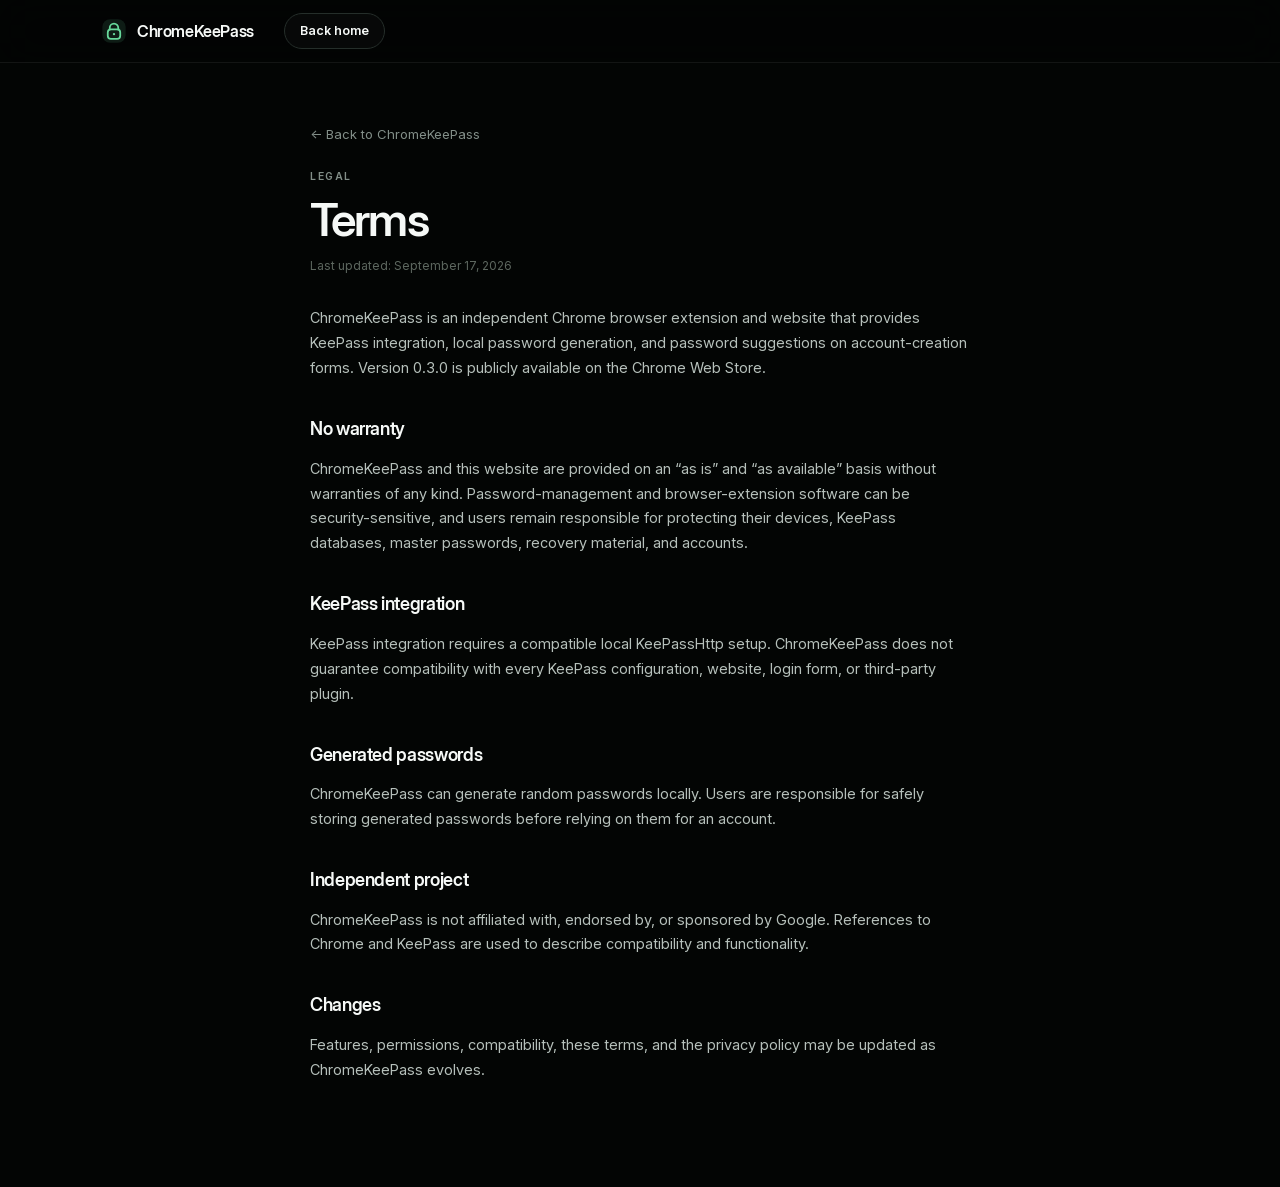
<file: terms.html>
<!doctype html><html lang="en"><head><meta charset="utf-8"><meta name="viewport" content="width=device-width,initial-scale=1"><title>Terms — ChromeKeePass</title><link rel="canonical" href="https://chromekeepass.com/terms/"><meta http-equiv="refresh" content="0; url=/terms/"><script>location.replace('/terms/');</script></head><body><p><a href="/terms/">Continue to the ChromeKeePass Terms</a></p></body></html>
</file>
<file: assets/styles.css>
/* Polices hébergées sur le site — aucun appel à un serveur tiers. */

@font-face{
  font-family:"Inter";
  src:url("/assets/fonts/inter-variable.woff2") format("woff2");
  font-weight:100 900;
  font-style:normal;
  font-display:swap;
}
@font-face{
  font-family:"Inter Display";
  src:url("/assets/fonts/inter-display-semibold.woff2") format("woff2");
  font-weight:600;
  font-style:normal;
  font-display:swap;
}
@font-face{
  font-family:"Inter Display";
  src:url("/assets/fonts/inter-display-bold.woff2") format("woff2");
  font-weight:700;
  font-style:normal;
  font-display:swap;
}

/* ============================================================
   ChromeKeePass — design system
   Encre + jade. Compact, filets fins, une seule couleur d'accent.
   ============================================================ */

:root{
  --ink:#030504;
  --ink-2:#070908;
  --surface:#0a0d0c;
  --surface-2:#0e1211;
  --surface-3:#131816;

  --line:#1a211e;
  --line-2:#252e2a;
  --hair:rgba(255,255,255,.065);

  --text:#f6f9f7;
  --text-2:#b6c0bb;
  --muted:#828e88;
  --faint:#5d675f;

  --jade:#67d99b;
  --jade-soft:#8ee7b5;
  --jade-deep:#14291d;
  --jade-wash:rgba(103,217,155,.07);
  --on-jade:#05130b;

  --max:1080px;
  --r-lg:20px;
  --r-md:14px;
  --r-sm:10px;
  --r-xs:8px;
}

*{box-sizing:border-box}
html{scroll-behavior:smooth}

body{
  margin:0;
  background:var(--ink);
  color:var(--text);
  font-family:Inter,ui-sans-serif,system-ui,-apple-system,"Segoe UI",sans-serif;
  font-size:15px;
  line-height:1.5;
  -webkit-font-smoothing:antialiased;
  text-rendering:optimizeLegibility;
  overflow-x:hidden;
}

a{color:inherit;text-decoration:none}
button{font:inherit}
:focus-visible{outline:2px solid var(--jade);outline-offset:3px;border-radius:4px}

.container{width:min(var(--max),calc(100% - 44px));margin-inline:auto}

h1,h2,h3,.brand,.btn,.demo-logo{font-family:"Inter Display",Inter,system-ui,sans-serif}

.noise{
  position:fixed;inset:0;pointer-events:none;opacity:.022;z-index:100;
  background-image:url("data:image/svg+xml,%3Csvg viewBox='0 0 180 180' xmlns='http://www.w3.org/2000/svg'%3E%3Cfilter id='n'%3E%3CfeTurbulence type='fractalNoise' baseFrequency='.9' numOctaves='4' stitchTiles='stitch'/%3E%3C/filter%3E%3Crect width='100%25' height='100%25' filter='url(%23n)' opacity='.7'/%3E%3C/svg%3E");
}

/* ---------- Header ---------------------------------------- */

.site-header{
  position:sticky;top:0;z-index:50;
  background:rgba(3,5,4,.78);
  backdrop-filter:blur(20px) saturate(140%);
  border-bottom:1px solid var(--hair);
}
.nav-wrap{height:62px;display:flex;align-items:center;gap:30px}

.brand{
  display:inline-flex;align-items:center;gap:9px;
  font-size:16px;font-weight:600;letter-spacing:-.025em;
}
.brand-mark{width:28px;height:28px;color:var(--jade);display:grid;place-items:center;flex:none}
.brand-mark svg{width:28px;height:28px}
.brand-mark.small{
  border:1px solid var(--line-2);border-radius:var(--r-xs);
  font-size:12px;font-weight:700;background:var(--surface-2);
}

.desktop-nav{display:flex;gap:26px;margin-left:auto}
.desktop-nav a{color:var(--text-2);font-size:13.5px;transition:color .15s}
.desktop-nav a:hover{color:var(--text)}

.nav-cta{
  font-size:12.5px;font-weight:600;padding:8px 15px;
  border:1px solid var(--line-2);border-radius:999px;
  color:var(--text);background:rgba(255,255,255,.02);
  transition:border-color .15s,color .15s;
}
.nav-cta:hover{border-color:rgba(103,217,155,.5);color:var(--jade)}

.menu-btn,.mobile-menu{display:none}

/* ---------- Boutons --------------------------------------- */

.btn{
  display:inline-flex;align-items:center;justify-content:center;gap:9px;
  border-radius:var(--r-sm);padding:11px 18px;
  font-size:13.5px;font-weight:600;letter-spacing:-.01em;
  border:1px solid transparent;cursor:pointer;
  transition:background .15s,border-color .15s,transform .12s;
}
.btn:active{transform:translateY(1px)}
.btn span{font-size:12px;opacity:.7}

.btn-primary{
  background:linear-gradient(180deg,var(--jade-soft),var(--jade));
  color:var(--on-jade);
  box-shadow:inset 0 1px 0 rgba(255,255,255,.4);
}
.btn-primary:hover{background:linear-gradient(180deg,#a3edc4,#76e2a7)}

.btn-ghost{
  border-color:var(--line-2);color:var(--text-2);
  background:rgba(255,255,255,.015);
}
.btn-ghost:hover{border-color:#31403a;color:var(--text)}

.btn-light{background:#fff;color:#0a0f0c;padding:11px 20px}
.btn-light:hover{background:#eaefec}

/* ---------- Hero ------------------------------------------ */

.hero{position:relative;padding:66px 0 74px;overflow:hidden}
.hero:before{
  content:"";position:absolute;inset:0;pointer-events:none;
  background-image:
    linear-gradient(rgba(255,255,255,.024) 1px,transparent 1px),
    linear-gradient(90deg,rgba(255,255,255,.024) 1px,transparent 1px);
  background-size:46px 46px;
  mask-image:linear-gradient(to bottom,#000,transparent 72%);
  -webkit-mask-image:linear-gradient(to bottom,#000,transparent 72%);
}
.hero:after{
  content:"";position:absolute;pointer-events:none;
  width:680px;height:420px;right:-160px;top:-180px;border-radius:50%;
  background:radial-gradient(circle,rgba(103,217,155,.10),transparent 68%);
  filter:blur(10px);
}

.hero-grid{
  position:relative;display:grid;grid-template-columns:1fr 1.05fr;
  gap:48px;align-items:center;
}

.eyebrow{
  display:flex;align-items:center;gap:8px;
  font-size:10.5px;font-weight:600;letter-spacing:.15em;
  color:var(--muted);text-transform:uppercase;
}
.dot{
  width:5px;height:5px;border-radius:50%;background:var(--jade);
  box-shadow:0 0 0 4px rgba(103,217,155,.12);flex:none;
}

h1{
  font-size:clamp(38px,4.7vw,60px);
  line-height:1.03;letter-spacing:-.04em;font-weight:600;
  margin:18px 0 18px;
}
h1 span{color:rgba(246,249,247,.38)}

.hero-lead{
  font-size:16px;line-height:1.62;color:var(--text-2);
  max-width:50ch;margin:0;
}
.hero-actions{display:flex;gap:10px;margin:26px 0 22px}

.trust-row{display:flex;gap:8px 20px;flex-wrap:wrap;color:var(--muted);font-size:12px}
.trust-row i{font-style:normal;color:var(--jade);margin-right:5px}

/* Maquette navigateur */

.hero-visual{position:relative;min-height:440px;display:grid;place-items:center}

.browser-card{
  position:relative;width:min(100%,560px);height:396px;
  border:1px solid var(--line-2);border-radius:var(--r-lg);
  background:var(--surface-2);
  box-shadow:0 30px 70px -30px rgba(0,0,0,.8);
  overflow:visible;
}
.browser-top{
  height:40px;border-bottom:1px solid var(--line);
  background:var(--ink-2);border-radius:var(--r-lg) var(--r-lg) 0 0;
  display:flex;align-items:center;gap:6px;padding:0 13px;
}
.browser-top>span{width:7px;height:7px;border-radius:50%;background:#3a4640}
.address{
  margin-left:10px;background:#0f1413;border:1px solid var(--line);
  border-radius:6px;width:66%;height:25px;display:flex;align-items:center;
  padding:0 11px;color:var(--faint);font-size:10px;
}
.demo-page{
  height:355px;border-radius:0 0 var(--r-lg) var(--r-lg);
  background:linear-gradient(160deg,#070b09,#101614);
  display:flex;flex-direction:column;align-items:center;padding-top:42px;
}
.demo-logo{font-weight:700;letter-spacing:.24em;color:#4c574f;font-size:11px}

.login-card{
  margin-top:24px;width:64%;padding:20px;
  background:#f4f7f5;border-radius:12px;color:#141b17;
  box-shadow:0 18px 44px rgba(0,0,0,.35);
}
.mini-label{font-size:13px;font-weight:600;margin:0 0 13px;letter-spacing:-.02em}
.field{border:1px solid #dde3df;border-radius:7px;padding:8px 11px;margin-top:8px}
.field span{display:block;color:#8d968f;font-size:8px;text-transform:uppercase;letter-spacing:.12em}
.field b{font-size:11px;font-weight:500}
.fake-button{
  margin-top:12px;background:#0f1713;color:#fff;text-align:center;
  border-radius:7px;padding:9px;font-size:10px;font-weight:600;
}

.extension-popover{
  position:absolute;right:-30px;top:76px;width:296px;
  background:rgba(8,12,10,.96);border:1px solid #2c3832;
  border-radius:var(--r-md);
  box-shadow:0 26px 60px -20px rgba(0,0,0,.85);
  padding:14px;backdrop-filter:blur(8px);
}
.pop-head{display:flex;align-items:center;gap:9px}
.mini-mark{
  width:30px;height:30px;border-radius:9px;
  background:var(--jade-deep);color:var(--jade);
  display:grid;place-items:center;font-weight:700;font-size:12px;flex:none;
}
.pop-head strong{display:block;font-size:12px;font-weight:600}
.pop-head small{display:block;color:var(--faint);font-size:9.5px;margin-top:1px}
.status{
  margin-left:auto;width:6px;height:6px;background:var(--jade);
  border-radius:50%;box-shadow:0 0 0 4px rgba(103,217,155,.1);
}
.site-match{margin-top:14px}
.site-match>small{color:var(--faint);font-size:9px;text-transform:uppercase;letter-spacing:.12em}
.credential{
  display:flex;align-items:center;gap:9px;
  background:var(--surface-2);border:1px solid var(--line-2);
  border-radius:var(--r-sm);padding:9px;margin-top:7px;
}
.avatar{
  width:28px;height:28px;border-radius:8px;background:#1c2b22;
  color:var(--jade-soft);display:grid;place-items:center;
  font-size:11px;font-weight:700;flex:none;
}
.credential div:nth-child(2){min-width:0}
.credential strong,.credential span{display:block;white-space:nowrap;overflow:hidden;text-overflow:ellipsis}
.credential strong{font-size:10.5px;font-weight:600}
.credential span{font-size:8.5px;color:var(--faint);margin-top:1px}
.credential button{
  margin-left:auto;background:var(--jade);border:0;border-radius:7px;
  width:25px;height:25px;font-weight:700;color:var(--on-jade);cursor:pointer;flex:none;
}
.pop-foot{display:flex;justify-content:space-between;color:var(--faint);font-size:8.5px;margin-top:11px;padding:0 2px}
.pop-foot b{color:var(--text-2);font-weight:600}

.float-chip{
  position:absolute;padding:7px 12px;
  border:1px solid var(--line-2);border-radius:999px;
  background:rgba(8,11,10,.94);color:var(--text-2);
  font-size:10px;font-weight:500;backdrop-filter:blur(6px);
}
.chip-one{left:2px;bottom:44px}
.chip-two{right:-6px;bottom:4px}

/* ---------- Bandeau ---------------------------------------- */

.logos-strip{border-top:1px solid var(--line);border-bottom:1px solid var(--line);background:var(--ink-2)}
.strip-inner{height:62px;display:flex;align-items:center;justify-content:center;gap:18px;color:var(--faint)}
.strip-inner>span{font-size:10.5px;text-transform:uppercase;letter-spacing:.14em;margin-right:26px}
.strip-inner b{font-size:11px;letter-spacing:.18em;font-weight:600;color:var(--muted)}
.strip-inner i{font-style:normal;color:#2b3631}

/* ---------- Sections --------------------------------------- */

.section{padding:74px 0}
.section-head{max-width:640px}

.section-head h2,.security-card h2,.early-card h2{
  font-size:clamp(27px,3.1vw,40px);
  line-height:1.08;letter-spacing:-.035em;font-weight:600;
  margin:14px 0 12px;
}
.section-head p,.security-card>div>p,.early-card p{
  color:var(--text-2);line-height:1.62;font-size:15px;max-width:58ch;
}

/* Cartes fonctionnalités */

.feature-grid{margin-top:38px;display:grid;grid-template-columns:repeat(3,1fr);gap:10px}
.feature-card{
  min-height:208px;border:1px solid var(--line);
  background:var(--surface);border-radius:var(--r-md);
  padding:22px;position:relative;overflow:hidden;
}
.feature-card.featured{
  grid-column:span 2;
  background:radial-gradient(circle at 88% 12%,var(--jade-wash),transparent 42%),var(--surface);
  border-color:var(--line-2);
}
.icon{
  width:34px;height:34px;border-radius:var(--r-sm);
  display:grid;place-items:center;font-size:15px;
  background:rgba(255,255,255,.03);border:1px solid var(--line-2);
}
.feature-card h3{font-size:17px;font-weight:600;letter-spacing:-.025em;margin:24px 0 7px}
.feature-card p{color:var(--muted);font-size:13.5px;line-height:1.6;max-width:42ch;margin:0}

.mini-ui{
  position:absolute;right:22px;bottom:20px;width:47%;
  display:flex;align-items:center;gap:9px;
  background:var(--ink-2);border:1px solid var(--line-2);
  border-radius:var(--r-sm);padding:10px;
}
.site-dot{
  width:28px;height:28px;border-radius:8px;background:#1a2a20;
  color:var(--jade);display:grid;place-items:center;font-weight:700;font-size:11px;flex:none;
}
.mini-ui small,.mini-ui strong{display:block}
.mini-ui small{color:var(--faint);font-size:8.5px}
.mini-ui strong{font-size:10.5px;font-weight:600}
.mini-ui b{margin-left:auto;font-size:9.5px;color:var(--jade);font-weight:600}

/* Étapes */

.how{border-top:1px solid var(--line);background:var(--ink-2)}
.centered{text-align:center;margin-inline:auto}
.centered .eyebrow{justify-content:center}

.steps{display:grid;grid-template-columns:1fr auto 1fr auto 1fr;gap:26px;align-items:start;margin-top:46px}
.steps article span{color:var(--jade);font-size:10.5px;font-weight:700;letter-spacing:.14em}
.steps h3{font-size:17px;font-weight:600;letter-spacing:-.025em;margin:14px 0 7px}
.steps p{font-size:13.5px;color:var(--muted);line-height:1.6;margin:0}
.step-line{width:46px;height:1px;background:var(--line-2);margin-top:44px}

/* Bloc sécurité */

.security{padding-top:20px}
.security-card{
  border:1px solid var(--line);border-radius:var(--r-lg);
  padding:40px;display:grid;grid-template-columns:1fr .85fr;gap:56px;
  background:radial-gradient(circle at 0% 0%,var(--jade-wash),transparent 40%),var(--surface);
}
.security-list{display:grid;gap:8px}
.security-list>div{
  display:flex;gap:13px;padding:14px 15px;
  border:1px solid var(--line);border-radius:var(--r-sm);background:var(--ink-2);
}
.security-list span{font-size:10px;color:var(--faint);font-weight:600;padding-top:2px}
.security-list p{margin:0}
.security-list b,.security-list small{display:block}
.security-list b{font-size:13px;font-weight:600;letter-spacing:-.01em}
.security-list small{font-size:12px;color:var(--muted);margin-top:4px;line-height:1.5}
.security-list small a{color:var(--jade)}
.security-list small a:hover{color:var(--jade-soft)}

/* Appel à l'action */

.early{padding-top:16px}
.early-card{
  position:relative;text-align:center;overflow:hidden;
  border:1px solid rgba(103,217,155,.2);border-radius:var(--r-lg);
  background:radial-gradient(ellipse at 50% -20%,rgba(103,217,155,.14),transparent 62%),var(--surface);
  color:var(--text);padding:58px 26px;
}
.early-card .glow{
  position:absolute;width:520px;height:340px;border-radius:50%;
  left:50%;translate:-50% 0;top:-230px;
  background:radial-gradient(circle,rgba(103,217,155,.18),transparent 70%);
  filter:blur(18px);
}
.early-card>*:not(.glow){position:relative}
.eyebrow.light{justify-content:center;color:var(--muted)}
.eyebrow.light .dot{background:var(--jade);box-shadow:0 0 0 4px rgba(103,217,155,.12)}
.early-card h2{max-width:20ch;margin:14px auto 12px}
.early-card p{max-width:56ch;margin:0 auto 24px;color:var(--text-2)}
.early-card small{display:block;margin-top:14px;color:var(--faint);font-size:11.5px}

/* FAQ */

.faq-grid{display:grid;grid-template-columns:.62fr 1fr;gap:56px}
.accordion details{border-bottom:1px solid var(--line);padding:16px 0}
.accordion details:first-child{border-top:1px solid var(--line)}
.accordion summary{
  list-style:none;cursor:pointer;font-size:14.5px;font-weight:500;
  display:flex;justify-content:space-between;gap:20px;letter-spacing:-.01em;
}
.accordion summary::-webkit-details-marker{display:none}
.accordion summary span{color:var(--faint);transition:transform .2s;flex:none}
.accordion details[open] summary span{transform:rotate(45deg);color:var(--jade)}
.accordion p{font-size:13.5px;line-height:1.68;color:var(--muted);max-width:64ch;margin:10px 0 2px}

/* ---------- Footer ----------------------------------------- */

footer{border-top:1px solid var(--line);padding:44px 0 20px;background:var(--ink-2)}
.footer-grid{display:flex;justify-content:space-between;align-items:flex-start;gap:30px}
.footer-grid p{font-size:12.5px;color:var(--muted);margin:10px 0 0;max-width:38ch}
.footer-links{display:flex;gap:22px}
.footer-links a{color:var(--muted);font-size:13px}
.footer-links a:hover{color:var(--text)}
.footer-bottom{
  border-top:1px solid var(--line);margin-top:34px;padding-top:18px;
  display:flex;justify-content:space-between;color:var(--faint);font-size:11px;gap:16px;
}

/* ---------- Pages légales ---------------------------------- */

.legal-page{min-height:70vh;padding:60px 0 90px}
.legal-shell{max-width:660px}
.legal-shell h1{font-size:clamp(34px,4vw,46px);margin:12px 0 6px}
.legal-shell h2{font-size:18px;font-weight:600;letter-spacing:-.02em;margin-top:34px;margin-bottom:8px}
.legal-shell p,.legal-shell li{color:var(--text-2);line-height:1.72;font-size:14.5px}
.legal-shell code{
  background:var(--surface-2);border:1px solid var(--line);
  border-radius:5px;padding:1px 5px;font-size:13px;color:var(--jade-soft);
}
.legal-shell .updated{color:var(--faint);font-size:12px;margin-bottom:30px}
.back-link{display:inline-flex;margin-bottom:24px;color:var(--muted);font-size:13px}
.back-link:hover{color:var(--jade)}

/* ---------- 404 -------------------------------------------- */

.not-found{min-height:calc(100vh - 63px);display:grid;place-items:center;text-align:center;padding:40px}
.not-found .code{
  font-family:"Inter Display",Inter,sans-serif;
  font-size:clamp(110px,20vw,220px);font-weight:700;
  letter-spacing:-.07em;color:#0f1614;line-height:.75;
}
.not-found h1{font-size:clamp(30px,4vw,40px);margin:24px 0 10px}
.not-found p{color:var(--muted);max-width:44ch;margin:0 auto 24px;font-size:14.5px}

/* ---------- Page extension --------------------------------- */

.extension-page-grid{align-items:stretch}
.extension-summary-card{padding:30px;gap:26px;grid-template-columns:1fr;align-content:start}
.extension-summary-card h2{font-size:clamp(24px,2.6vw,34px)}
.extension-install-cta{display:flex;justify-content:center;margin-top:36px}
.review-dot{background:var(--jade)}
.status-button{cursor:default;user-select:none}


/* ---------- Icônes tracées --------------------------------- */

.icon{color:var(--text)}
.icon svg{width:19px;height:19px;display:block}
.feature-card.featured .icon{
  color:var(--jade);
  background:rgba(103,217,155,.07);
  border-color:rgba(103,217,155,.26);
}
.float-chip{display:inline-flex;align-items:center;gap:7px}
.float-chip svg{width:13px;height:13px;color:var(--jade);flex:none}
.pop-foot span{display:inline-flex;align-items:center;gap:5px}
.pop-foot svg{width:10px;height:10px;color:var(--jade);flex:none}

/* ---------- Responsive ------------------------------------- */

@media(max-width:960px){
  .desktop-nav,.nav-cta{display:none}
  .menu-btn{
    display:grid;margin-left:auto;width:38px;height:38px;
    background:transparent;border:1px solid var(--line-2);
    border-radius:var(--r-xs);place-content:center;gap:5px;cursor:pointer;
  }
  .menu-btn span{display:block;width:16px;height:1px;background:var(--text-2)}
  .mobile-menu{
    position:absolute;left:0;right:0;top:62px;
    background:var(--ink-2);border-bottom:1px solid var(--line);padding:8px 22px 16px;
  }
  .mobile-menu.open{display:grid}
  .mobile-menu a{padding:12px 0;border-bottom:1px solid var(--line);color:var(--text-2);font-size:14px}
  .mobile-menu a:last-child{border-bottom:0}
  .mobile-menu a[href*="chromewebstore"]{color:var(--jade);font-weight:600}

  .hero{padding-top:54px}
  .hero-grid,.extension-page-grid{grid-template-columns:1fr;gap:38px}
  .hero-copy{text-align:center}
  .hero-copy .eyebrow{justify-content:center}
  .hero-lead{margin-inline:auto}
  .hero-actions,.trust-row{justify-content:center}
  .hero-visual{min-height:430px}

  .feature-grid{grid-template-columns:1fr 1fr}
  .feature-card.featured{grid-column:span 2}
  .steps{grid-template-columns:1fr;gap:10px}
  .step-line{width:1px;height:26px;margin:0 0 0 14px}
  .security-card{grid-template-columns:1fr;gap:34px;padding:30px}
  .faq-grid{grid-template-columns:1fr;gap:18px}
}

@media(max-width:620px){
  .container{width:calc(100% - 32px)}
  .nav-wrap{height:58px}
  .mobile-menu{top:58px}

  .hero{padding:44px 0 46px}
  .hero-grid{gap:26px}
  h1{font-size:clamp(32px,9vw,42px)}
  .hero-lead{font-size:15px}
  .hero-actions{flex-direction:column;align-items:stretch;max-width:340px;margin:22px auto 18px}
  .trust-row{gap:6px 14px;font-size:11px}
  .hero-visual{min-height:330px}

  .browser-card{height:300px}
  .browser-top{height:34px}
  .demo-page{height:264px;padding-top:26px}
  .login-card{margin-top:16px;width:76%;padding:15px}
  .extension-popover{width:248px;right:-6px;top:58px;padding:11px}
  .float-chip{font-size:9px;padding:6px 10px}
  .chip-one{left:-4px;bottom:16px}
  .chip-two{right:-4px;bottom:-18px}

  .logos-strip{display:none}
  .section{padding:54px 0}
  .feature-grid{grid-template-columns:1fr}
  .feature-card.featured{grid-column:span 1;min-height:264px}
  .mini-ui{left:22px;right:22px;bottom:20px;width:auto}
  .security-card{padding:24px;border-radius:var(--r-md)}
  .early-card{padding:44px 20px;border-radius:var(--r-md)}
  .extension-summary-card{padding:22px}
  .extension-install-cta .btn{width:100%}
  .faq-grid{gap:4px}
  .footer-grid,.footer-bottom{flex-direction:column;gap:18px}
  .footer-links{flex-wrap:wrap}
  .footer-bottom{gap:6px}
  .not-found{min-height:calc(100vh - 59px)}
}

@media(prefers-reduced-motion:reduce){
  *{animation:none!important;transition:none!important;scroll-behavior:auto!important}
}
</file>
